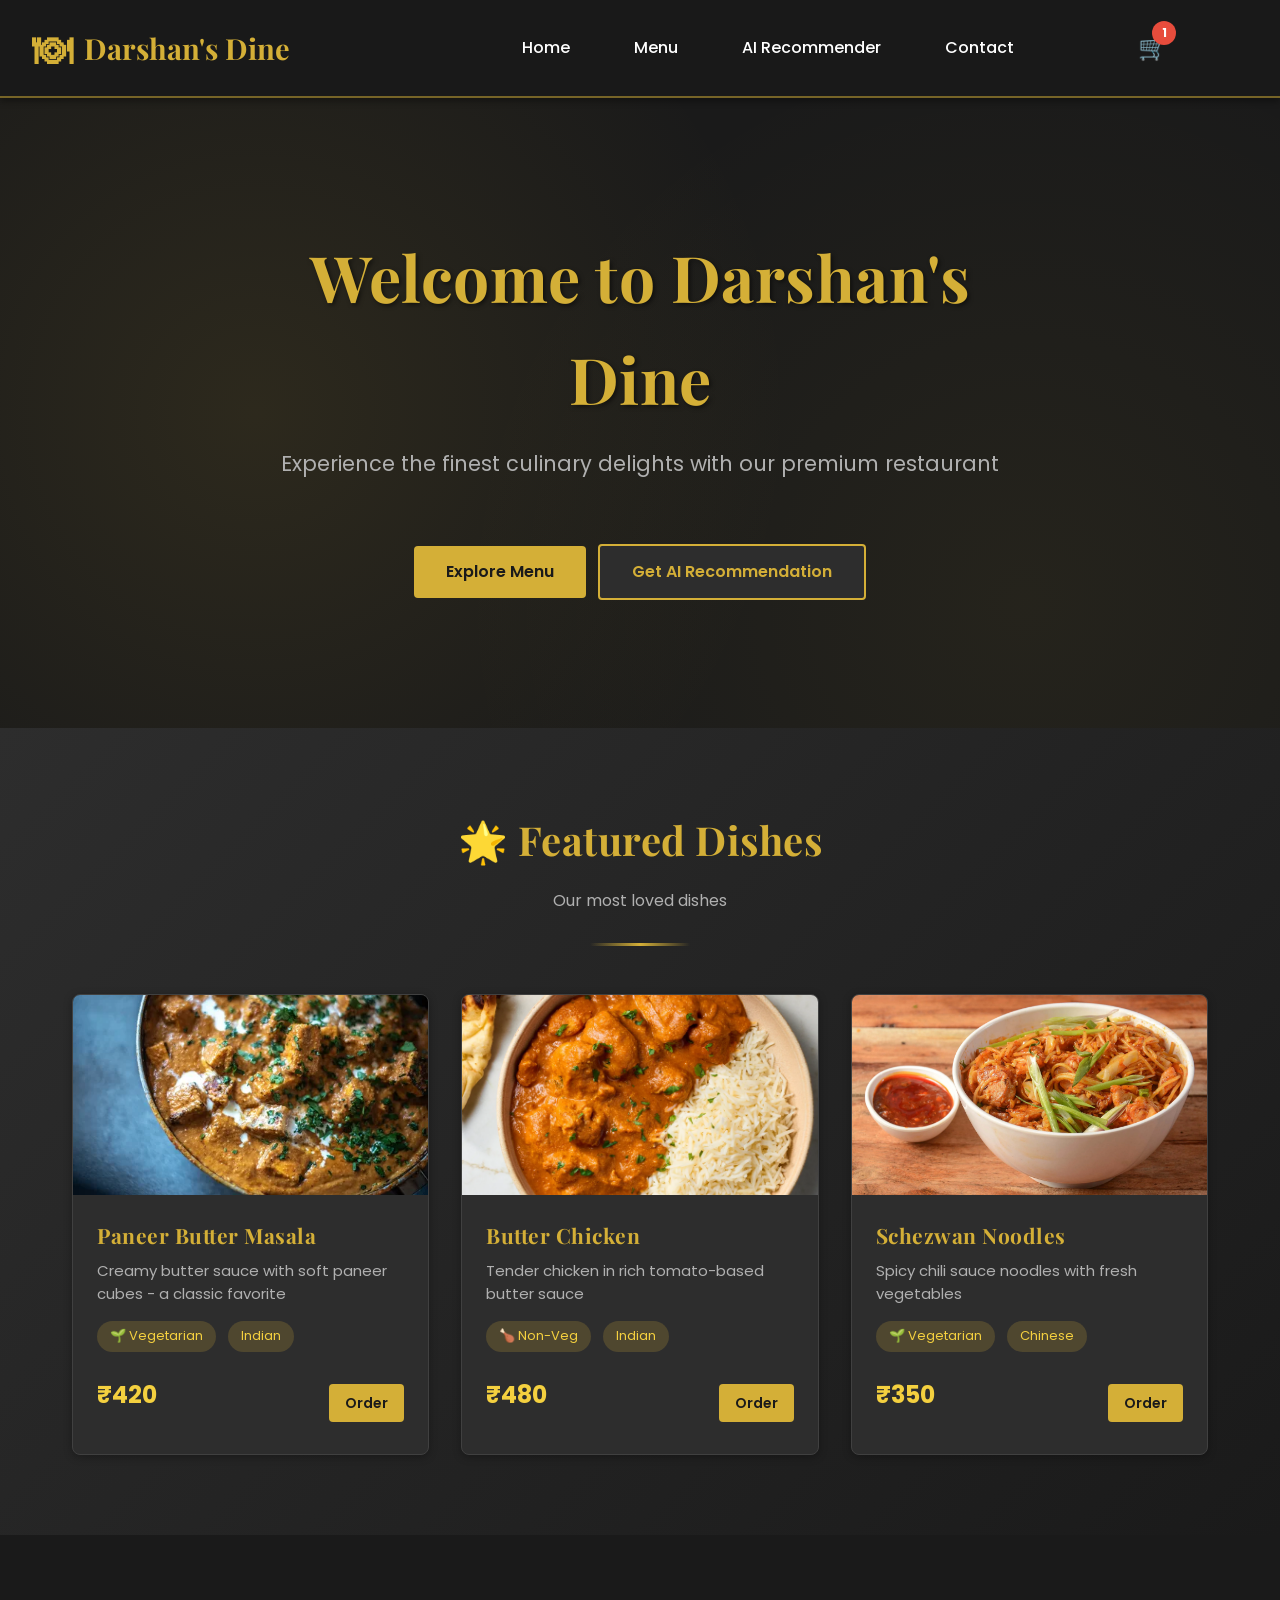
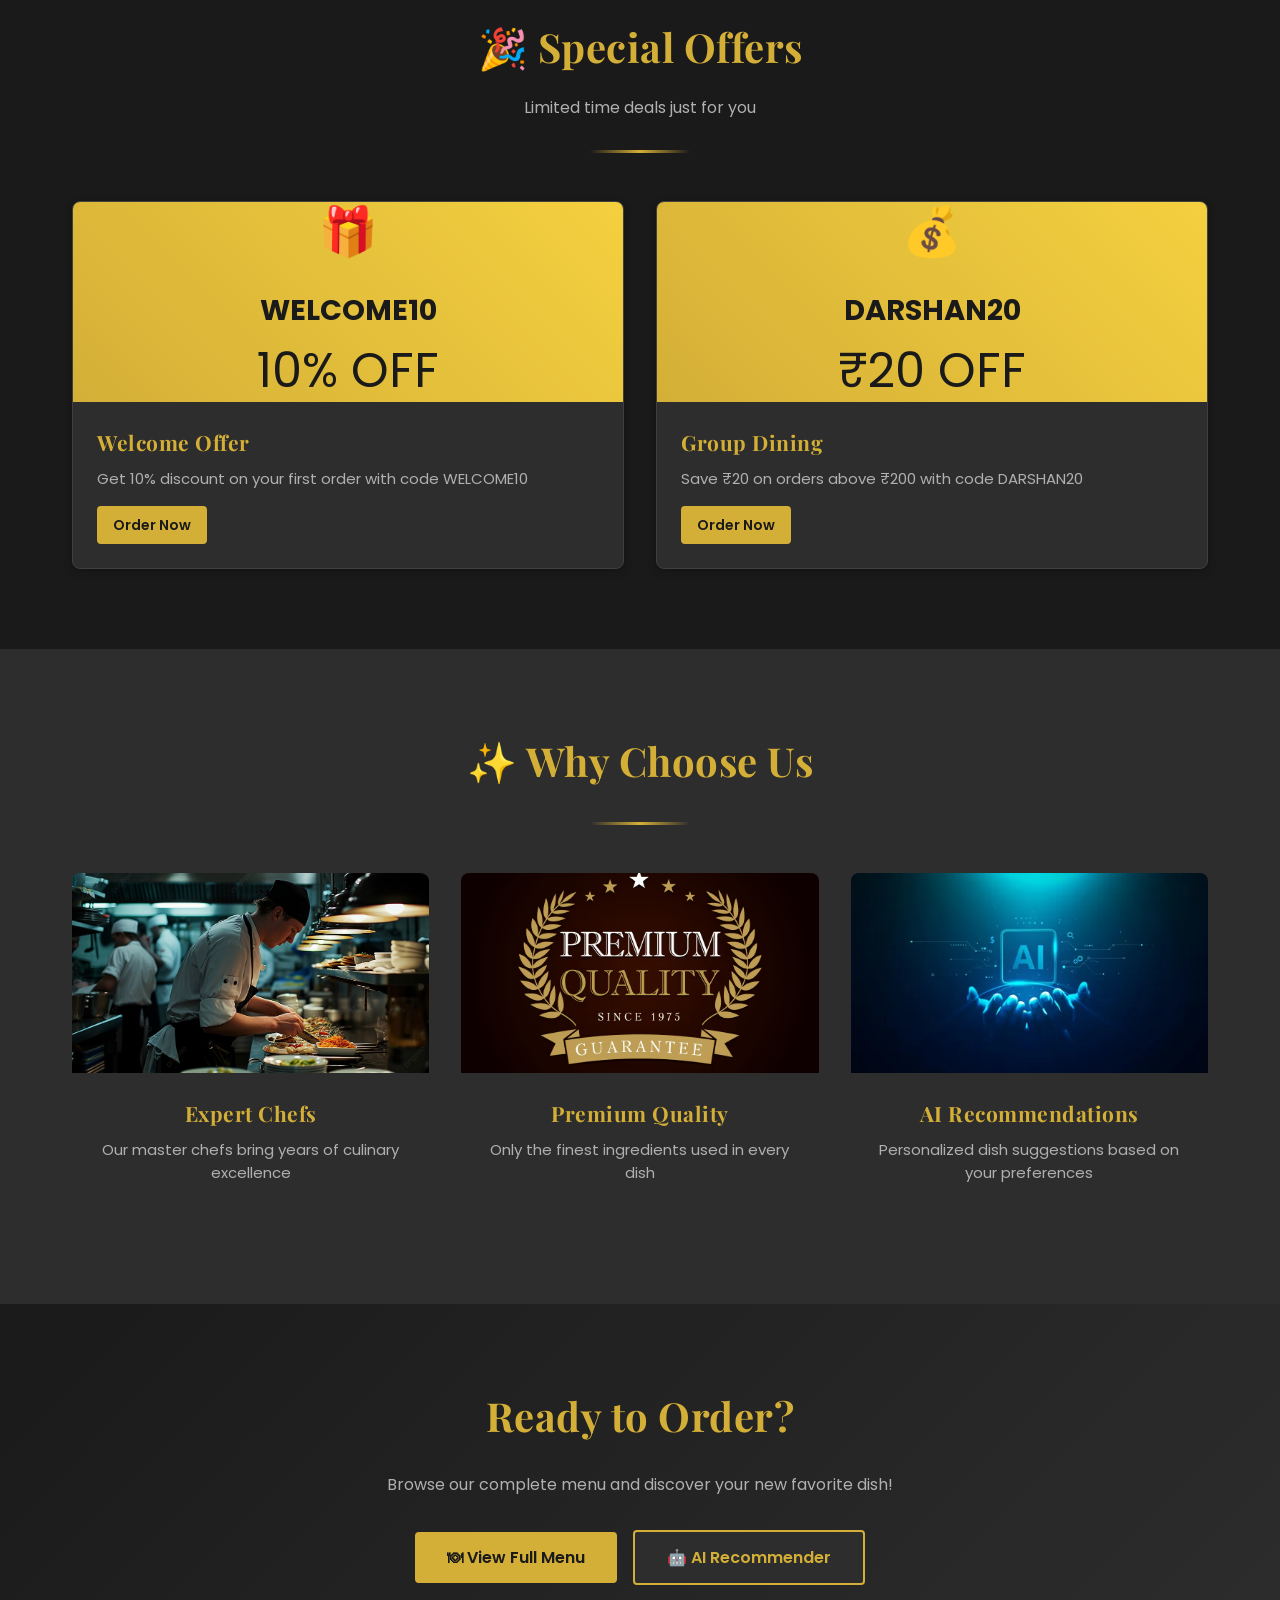
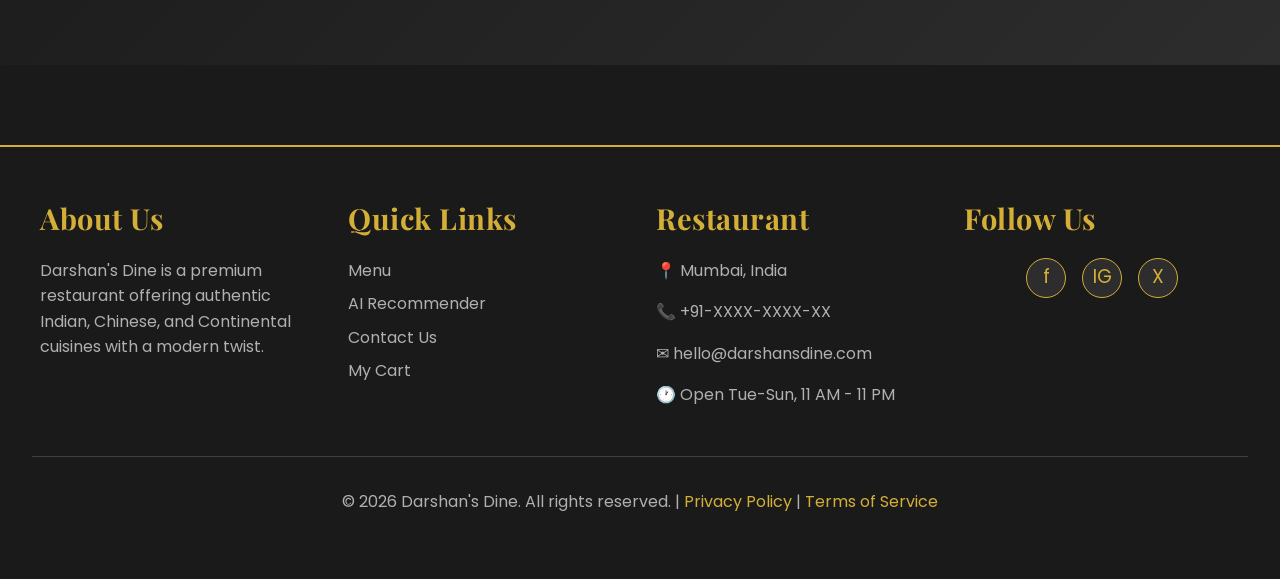
<file: index.html>
﻿<!DOCTYPE html>
<html lang="en">

<head>
  <meta charset="UTF-8">
  <meta name="viewport" content="width=device-width, initial-scale=1.0">
  <title>Darshan's Dine - Premium Restaurant</title>
  <link href="https://fonts.googleapis.com/css2?family=Playfair+Display:wght@700&family=Poppins:wght@400;500;600;700&display=swap" rel="stylesheet">
  <link rel="stylesheet" href="style.css">
  <link rel="stylesheet" href="responsive.css">
</head>

<body>
  <nav>
    <div class="navbar-container">
      <a href="index.html" class="logo">
        <span class="logo-icon">&#x1F37D;</span>
        <span>Darshan's Dine</span>
      </a>

      <input class="menu-toggle" id="menu-toggle" type="checkbox" aria-label="Toggle navigation menu">
      <label class="hamburger" for="menu-toggle" aria-hidden="true">
        <span></span>
        <span></span>
        <span></span>
      </label>

      <ul class="nav-links">
        <li><a href="index.html" class="active">Home</a></li>
        <li><a href="menu.html">Menu</a></li>
        <li><a href="ai-recommend.html">AI Recommender</a></li>
        <li><a href="contact.html">Contact</a></li>
      </ul>

      <div class="nav-icons">
        <a href="cart.html" class="nav-icon" title="Shopping Cart">
          &#x1F6D2;
          <span class="cart-count">1</span>
        </a>
      </div>
    </div>
  </nav>

  <section class="hero">
    <div class="hero-content">
      <h1>Welcome to Darshan's Dine</h1>
      <p>Experience the finest culinary delights with our premium restaurant</p>
      <div class="hero-actions mt-4">
        <a href="menu.html" class="btn btn-primary">Explore Menu</a>
        <a href="ai-recommend.html" class="btn btn-secondary">Get AI Recommendation</a>
      </div>
    </div>
  </section>

  <section class="featured section">
    <div class="container">
      <div class="section-title">
        <h2>&#x1F31F; Featured Dishes</h2>
        <p>Our most loved dishes</p>
      </div>

      <div class="featured-grid">
        <div class="card animate-up">
          <div class="card-image">
            <img src="images/paneer-butter-masala.webp" alt="Paneer Butter Masala"></div>
          <div class="card-content">
            <h3 class="card-title">Paneer Butter Masala</h3>
            <p class="card-description">Creamy butter sauce with soft paneer cubes - a classic favorite</p>
            <div class="mb-2">
              <span class="card-badge">&#x1F331; Vegetarian</span>
              <span class="card-badge">Indian</span>
            </div>
            <div class="flex-between">
              <span class="card-price">&#8377;420</span>
              <a class="btn btn-primary btn-small" href="menu.html">Order</a>
            </div>
          </div>
        </div>

        <div class="card animate-up">
          <div class="card-image">
            <img src="images/butter-chicken.webp" alt="Butter Chicken"></div>
          <div class="card-content">
            <h3 class="card-title">Butter Chicken</h3>
            <p class="card-description">Tender chicken in rich tomato-based butter sauce</p>
            <div class="mb-2">
              <span class="card-badge">&#x1F357; Non-Veg</span>
              <span class="card-badge">Indian</span>
            </div>
            <div class="flex-between">
              <span class="card-price">&#8377;480</span>
              <a class="btn btn-primary btn-small" href="menu.html">Order</a>
            </div>
          </div>
        </div>

        <div class="card animate-up">
          <div class="card-image">
            <img src="images/schezwan-noodles.webp" alt="Schezwan Noodles"></div>
          <div class="card-content">
            <h3 class="card-title">Schezwan Noodles</h3>
            <p class="card-description">Spicy chili sauce noodles with fresh vegetables</p>
            <div class="mb-2">
              <span class="card-badge">&#x1F331; Vegetarian</span>
              <span class="card-badge">Chinese</span>
            </div>
            <div class="flex-between">
              <span class="card-price">&#8377;350</span>
              <a class="btn btn-primary btn-small" href="menu.html">Order</a>
            </div>
          </div>
        </div>
      </div>
    </div>
  </section>

  <section class="section">
    <div class="container">
      <div class="section-title">
        <h2>&#x1F389; Special Offers</h2>
        <p>Limited time deals just for you</p>
      </div>

      <div class="grid grid-2">
        <div class="card">
          <div class="card-image offer-card-image">
            <div class="offer-icon">&#x1F381;</div>
            <div class="offer-code-wrap">
              <strong class="offer-code">WELCOME10</strong>
              <span>10% OFF</span>
            </div>
          </div>
          <div class="card-content">
            <h3 class="card-title">Welcome Offer</h3>
            <p class="card-description">Get 10% discount on your first order with code WELCOME10</p>
            <a href="menu.html" class="btn btn-primary btn-small">Order Now</a>
          </div>
        </div>

        <div class="card">
          <div class="card-image offer-card-image">
            <div class="offer-icon">&#x1F4B0;</div>
            <div class="offer-code-wrap">
              <strong class="offer-code">DARSHAN20</strong>
              <span>&#8377;20 OFF</span>
            </div>
          </div>
          <div class="card-content">
            <h3 class="card-title">Group Dining</h3>
            <p class="card-description">Save &#8377;20 on orders above &#8377;200 with code DARSHAN20</p>
            <a href="menu.html" class="btn btn-primary btn-small">Order Now</a>
          </div>
        </div>
      </div>
    </div>
  </section>

  <section class="section section-secondary">
    <div class="container">
      <div class="section-title">
        <h2>&#x2728; Why Choose Us</h2>
      </div>

      <div class="grid grid-3">
        <div class="card card-transparent">
          <div class="card-image reason-icon"><img src="images/expert_chefs.jpg" alt=""></div>
          <div class="card-content text-center">
            <h3 class="card-title">Expert Chefs</h3>
            <p class="card-description">Our master chefs bring years of culinary excellence</p>
          </div>
        </div>

        <div class="card card-transparent">
          <div class="card-image reason-icon"><img src="images/premium_quality.avif" alt=""></div>
          <div class="card-content text-center">
            <h3 class="card-title">Premium Quality</h3>
            <p class="card-description">Only the finest ingredients used in every dish</p>
          </div>
        </div>

        <div class="card card-transparent">
          <div class="card-image reason-icon"><img src="images/AI_Recommendations.webp" alt=""></div>
          <div class="card-content text-center">
            <h3 class="card-title">AI Recommendations</h3>
            <p class="card-description">Personalized dish suggestions based on your preferences</p>
          </div>
        </div>
      </div>
    </div>
  </section>

  <section class="section section-cta">
    <div class="container text-center">
      <h2 class="mb-3">Ready to Order?</h2>
      <p class="mb-4">Browse our complete menu and discover your new favorite dish!</p>
      <div class="flex-center gap-2 cta-actions">
        <a href="menu.html" class="btn btn-primary">&#x1F37D; View Full Menu</a>
        <a href="ai-recommend.html" class="btn btn-secondary">&#x1F916; AI Recommender</a>
      </div>
    </div>
  </section>

  <footer>
    <div class="footer-content">
      <div class="footer-section">
        <h3>About Us</h3>
        <p>Darshan's Dine is a premium restaurant offering authentic Indian, Chinese, and Continental cuisines with a
          modern twist.</p>
      </div>

      <div class="footer-section">
        <h3>Quick Links</h3>
        <ul>
          <li><a href="menu.html">Menu</a></li>
          <li><a href="ai-recommend.html">AI Recommender</a></li>
          <li><a href="contact.html">Contact Us</a></li>
          <li><a href="cart.html">My Cart</a></li>
        </ul>
      </div>

      <div class="footer-section">
        <h3>Restaurant</h3>
        <p>&#x1F4CD; Mumbai, India</p>
        <p>&#x1F4DE; +91-XXXX-XXXX-XX</p>
        <p>&#x2709; hello@darshansdine.com</p>
        <p>&#x1F550; Open Tue-Sun, 11 AM - 11 PM</p>
      </div>

      <div class="footer-section">
        <h3>Follow Us</h3>
        <div class="social-links">
          <a href="#" class="social-icon" title="Facebook">f</a>
          <a href="#" class="social-icon" title="Instagram">IG</a>
          <a href="#" class="social-icon" title="Twitter">X</a>
        </div>
      </div>
    </div>

    <div class="footer-bottom">
      <p>&copy; 2026 Darshan's Dine. All rights reserved. | <a href="#">Privacy Policy</a> | <a href="#">Terms of
          Service</a></p>
    </div>
  </footer>
</body>

</html>
</file>
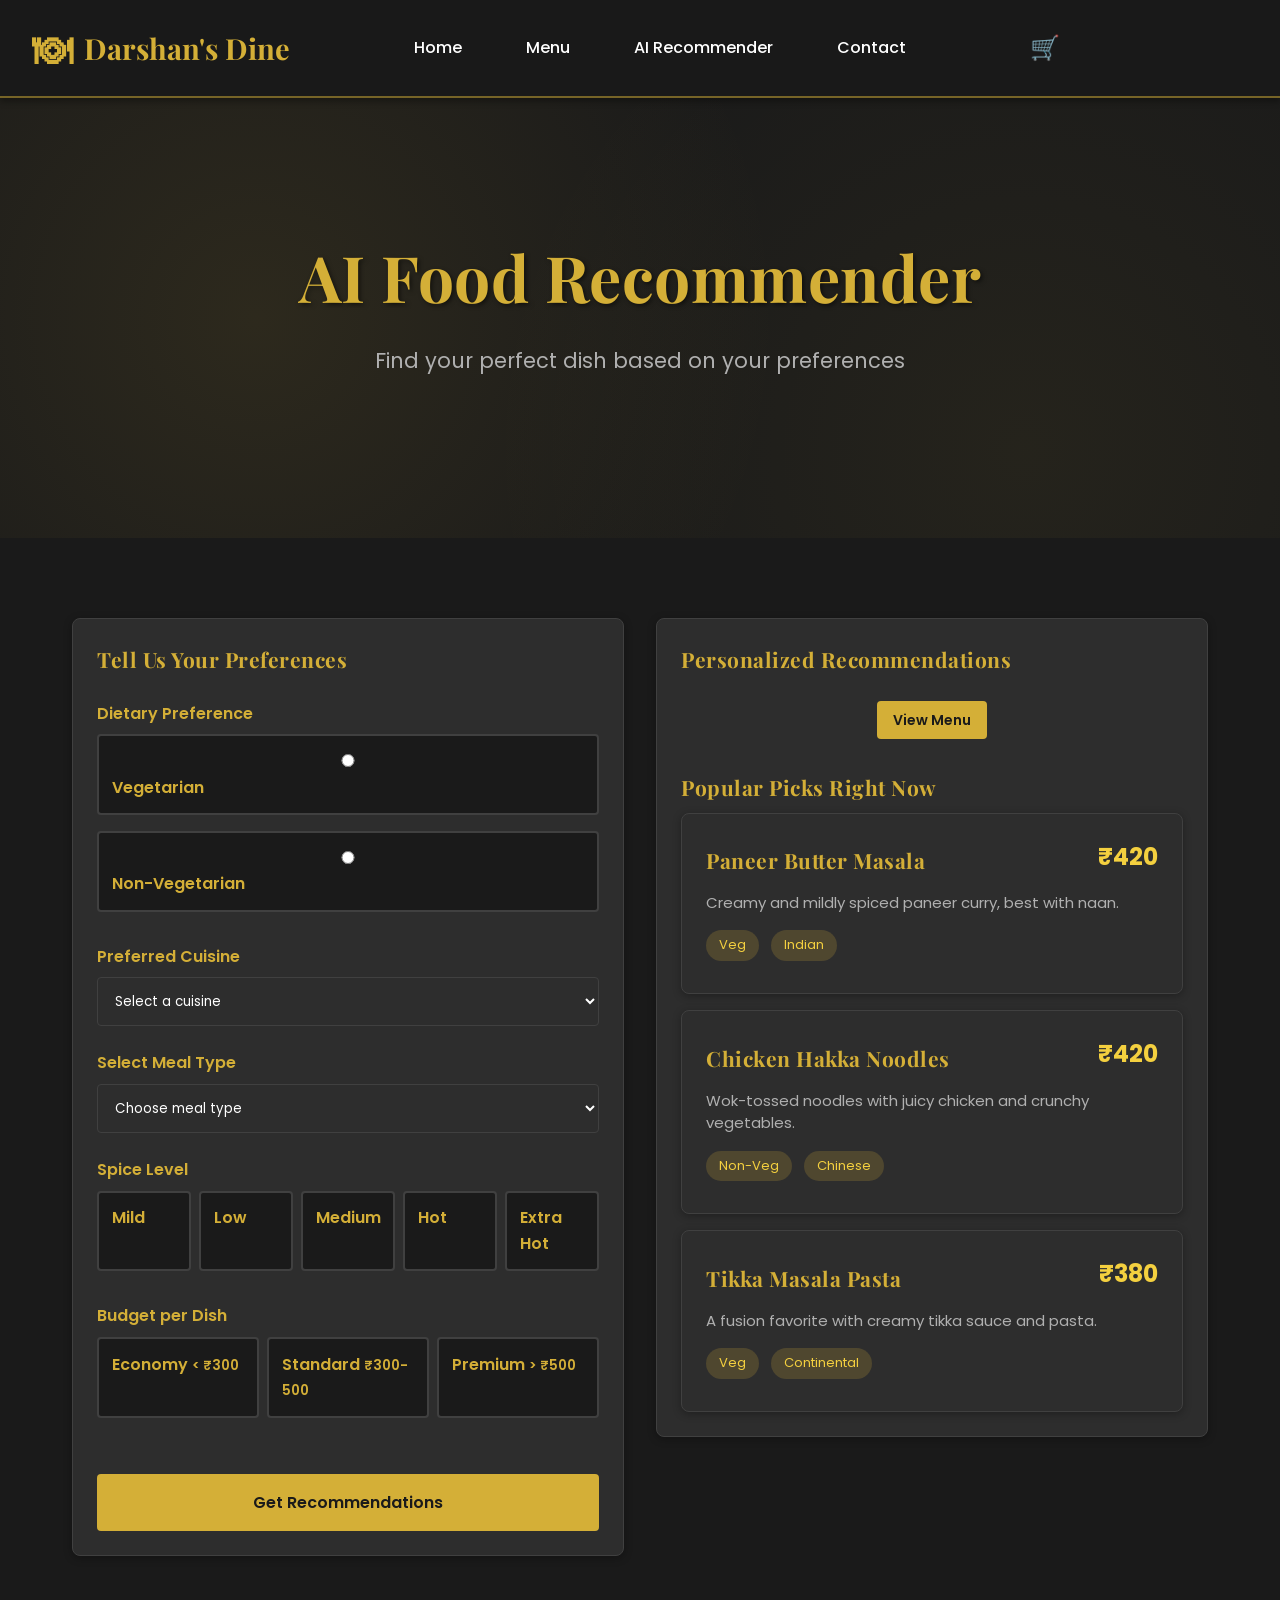
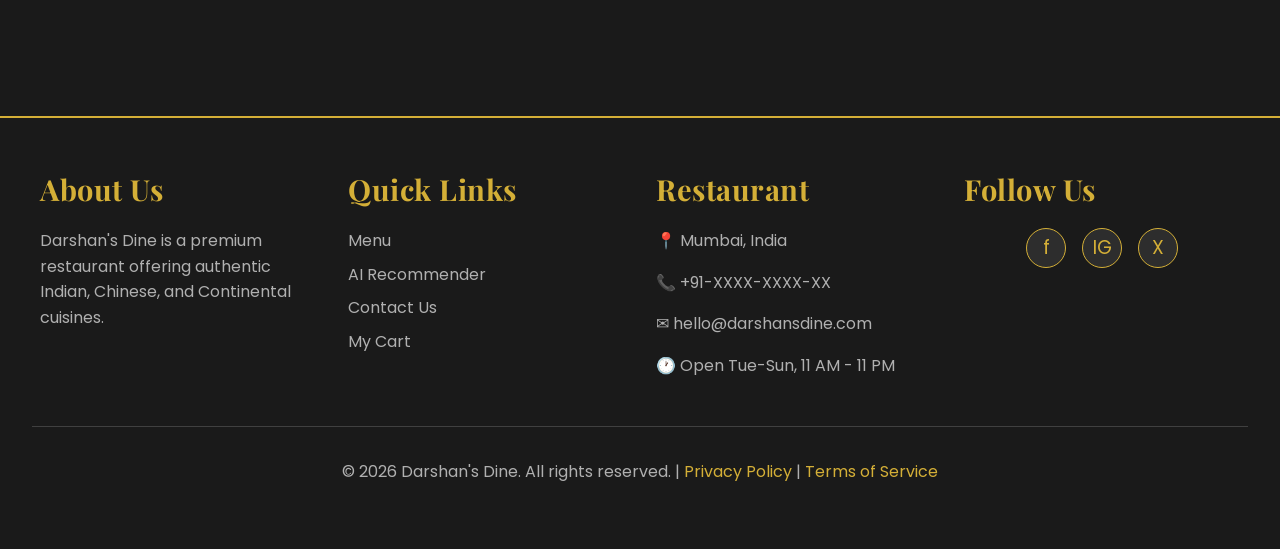
<file: ai-recommend.html>
﻿<!DOCTYPE html>
<html lang="en">
<head>
  <meta charset="UTF-8">
  <meta name="viewport" content="width=device-width, initial-scale=1.0">
  <title>AI Food Recommender - Darshan's Dine</title>
  <link href="https://fonts.googleapis.com/css2?family=Playfair+Display:wght@700&family=Poppins:wght@400;500;600;700&display=swap" rel="stylesheet">
  <link rel="stylesheet" href="style.css">
  <link rel="stylesheet" href="responsive.css">
</head>
<body>
  <!-- Navigation Bar -->
  <nav>
    <div class="navbar-container">
      <a href="index.html" class="logo">
        <span class="logo-icon">&#x1F37D;</span>
        <span>Darshan's Dine</span>
      </a>

      <ul class="nav-links">
        <li><a href="index.html">Home</a></li>
        <li><a href="menu.html">Menu</a></li>
        <li><a href="ai-recommend.html" class="active">AI Recommender</a></li>
        <li><a href="contact.html">Contact</a></li>
      </ul>

      <div class="nav-icons">
        <a href="cart.html" class="nav-icon" title="Shopping Cart">&#x1F6D2; <span class="cart-count cart-count-hidden">0</span>
        </a>
      </div>

      <div class="hamburger">
        <span></span>
        <span></span>
        <span></span>
      </div>
    </div>
  </nav>

  <!-- Hero Section -->
  <section class="hero">
    <div class="hero-content">
      <h1>AI Food Recommender</h1>
      <p>Find your perfect dish based on your preferences</p>
    </div>
  </section>

  <!-- Recommendation Content -->
  <section class="section">
    <div class="container">
      <div class="grid grid-2">
        <!-- Preference Form -->
        <div>
          <div class="card">
            <div class="card-content">
              <h3 class="card-title mb-3">Tell Us Your Preferences</h3>

              <form id="recommendationForm">
                <!-- Veg/Non-Veg Selection -->
                <div class="form-group">
                  <label>Dietary Preference</label>
                  <div class="option-grid">
                    <label class="choice-card">
                      <input type="radio" name="vegType" value="veg" class="choice-input">
                      <span>Vegetarian</span>
                    </label>
                    <label class="choice-card">
                      <input type="radio" name="vegType" value="nonveg" class="choice-input">
                      <span>Non-Vegetarian</span>
                    </label>
                  </div>
                </div>

                <!-- Cuisine Selection -->
                <div class="form-group">
                  <label>Preferred Cuisine</label>
                  <select id="cuisine" required class="select-primary">
                    <option value="">Select a cuisine</option>
                    <option value="Indian">Indian</option>
                    <option value="Chinese">Chinese</option>
                    <option value="Continental">Continental</option>
                  </select>
                </div>

                <div class="form-group">
                  <label>Select Meal Type</label>
                  <select id="mealType" class="select-primary">
                    <option value="">Choose meal type</option>
                    <option value="quick-bites">Quick Bites</option>
                    <option value="family-dinner">Family Dinner</option>
                    <option value="party-order">Party Order</option>
                    <option value="light-meal">Light Meal</option>
                  </select>
                </div>

                <!-- Spice Level Selection -->
                <div class="form-group">
                  <label>Spice Level</label>
                  <div class="option-grid spicy-grid">
                    <label class="choice-card choice-card-center">
                      <input type="radio" name="spicy" value="1" class="choice-input-hidden">
                      <span>Mild</span>
                    </label>
                    <label class="choice-card choice-card-center">
                      <input type="radio" name="spicy" value="2" class="choice-input-hidden">
                      <span>Low</span>
                    </label>
                    <label class="choice-card choice-card-center">
                      <input type="radio" name="spicy" value="3" class="choice-input-hidden">
                      <span>Medium</span>
                    </label>
                    <label class="choice-card choice-card-center">
                      <input type="radio" name="spicy" value="4" class="choice-input-hidden">
                      <span>Hot</span>
                    </label>
                    <label class="choice-card choice-card-center">
                      <input type="radio" name="spicy" value="5" class="choice-input-hidden">
                      <span>Extra Hot</span>
                    </label>
                  </div>
                </div>

                <!-- Budget Selection -->
                <div class="form-group">
                  <label>Budget per Dish</label>
                  <div class="option-grid budget-grid">
                    <label class="choice-card choice-card-center choice-card-column">
                      <input type="radio" name="budget" value="300" class="choice-input-hidden">
                      <span>Economy</span>
                      <small>&lt; &#8377;300</small>
                    </label>
                    <label class="choice-card choice-card-center choice-card-column">
                      <input type="radio" name="budget" value="500" class="choice-input-hidden">
                      <span>Standard</span>
                      <small>&#8377;300-500</small>
                    </label>
                    <label class="choice-card choice-card-center choice-card-column">
                      <input type="radio" name="budget" value="1000" class="choice-input-hidden">
                      <span>Premium</span>
                      <small>&gt; &#8377;500</small>
                    </label>
                  </div>
                </div>

                <button type="submit" class="btn btn-primary btn-full mt-3">Get Recommendations</button>
              </form>
            </div>
          </div>
        </div>

        <!-- Recommendations Display -->
        <div>
          <div class="card">
            <div class="card-content">
              <h3 class="card-title mb-3">Personalized Recommendations</h3>
              <div id="recommendationResults">
                <!-- <p class="text-secondary text-center pad-2">
                  JavaScript-free mode: browse the full menu to pick dishes manually.
                </p> -->
                <div class="text-center">
                  <a href="menu.html" class="btn btn-primary btn-small">View Menu</a>
                </div>

                <div class="mt-4">
                  <h4 class="card-title">Popular Picks Right Now</h4>

                  <div class="card mb-2">
                    <div class="card-content">
                      <div class="flex-between">
                        <h5 class="card-title">Paneer Butter Masala</h5>
                        <span class="card-price">&#8377;420</span>
                      </div>
                      <p class="card-description">Creamy and mildly spiced paneer curry, best with naan.</p>
                      <span class="card-badge">Veg</span>
                      <span class="card-badge">Indian</span>
                    </div>
                  </div>

                  <div class="card mb-2">
                    <div class="card-content">
                      <div class="flex-between">
                        <h5 class="card-title">Chicken Hakka Noodles</h5>
                        <span class="card-price">&#8377;420</span>
                      </div>
                      <p class="card-description">Wok-tossed noodles with juicy chicken and crunchy vegetables.</p>
                      <span class="card-badge">Non-Veg</span>
                      <span class="card-badge">Chinese</span>
                    </div>
                  </div>

                  <div class="card">
                    <div class="card-content">
                      <div class="flex-between">
                        <h5 class="card-title">Tikka Masala Pasta</h5>
                        <span class="card-price">&#8377;380</span>
                      </div>
                      <p class="card-description">A fusion favorite with creamy tikka sauce and pasta.</p>
                      <span class="card-badge">Veg</span>
                      <span class="card-badge">Continental</span>
                    </div>
                  </div>
                </div>
              </div>
            </div>
          </div>
        </div>
      </div>
    </div>
  </section>

  <!-- Footer -->
  <footer>
    <div class="footer-content">
      <div class="footer-section">
        <h3>About Us</h3>
        <p>Darshan's Dine is a premium restaurant offering authentic Indian, Chinese, and Continental cuisines.</p>
      </div>

      <div class="footer-section">
        <h3>Quick Links</h3>
        <ul>
          <li><a href="menu.html">Menu</a></li>
          <li><a href="ai-recommend.html">AI Recommender</a></li>
          <li><a href="contact.html">Contact Us</a></li>
          <li><a href="cart.html">My Cart</a></li>
        </ul>
      </div>

      <div class="footer-section">
        <h3>Restaurant</h3>
        <p>&#x1F4CD; Mumbai, India</p>
        <p>&#x1F4DE; +91-XXXX-XXXX-XX</p>
        <p>&#x2709; hello@darshansdine.com</p>
        <p>&#x1F550; Open Tue-Sun, 11 AM - 11 PM</p>
      </div>

      <div class="footer-section">
        <h3>Follow Us</h3>
        <div class="social-links">
          <a href="#" class="social-icon" title="Facebook">f</a>
          <a href="#" class="social-icon" title="Instagram">IG</a>
          <a href="#" class="social-icon" title="Twitter">X</a>
        </div>
      </div>
    </div>

    <div class="footer-bottom">
      <p>&copy; 2026 Darshan's Dine. All rights reserved. | <a href="#">Privacy Policy</a> | <a href="#">Terms of Service</a></p>
    </div>
  </footer>

  <!-- Scripts -->


</body>
</html>
</file>
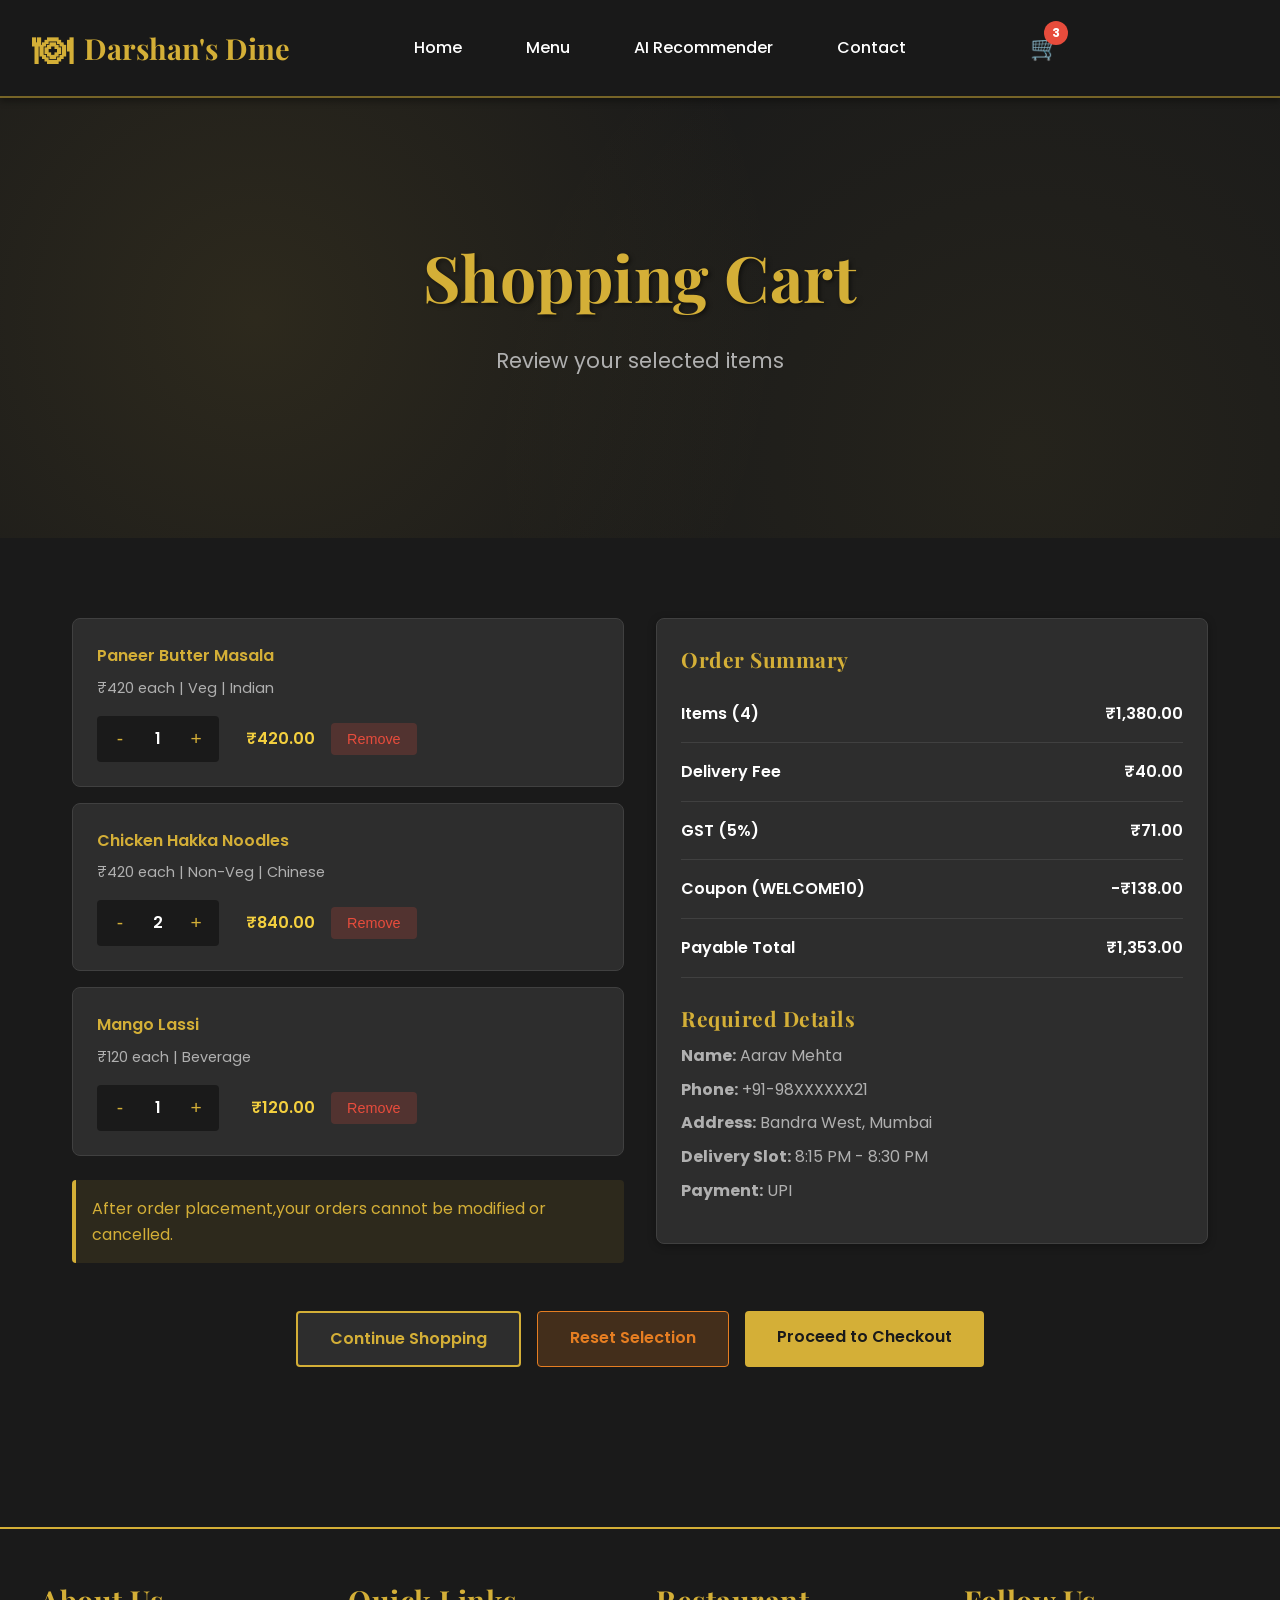
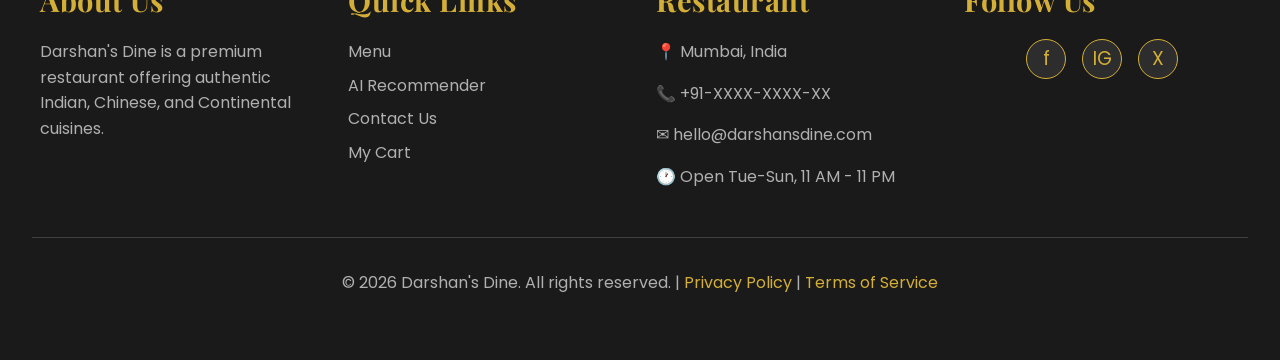
<file: cart.html>
﻿<!DOCTYPE html>
<html lang="en">
<head>
  <meta charset="UTF-8">
  <meta name="viewport" content="width=device-width, initial-scale=1.0">
  <title>Shopping Cart - Darshan's Dine</title>
  <link href="https://fonts.googleapis.com/css2?family=Playfair+Display:wght@700&family=Poppins:wght@400;500;600;700&display=swap" rel="stylesheet">
  <link rel="stylesheet" href="style.css">
  <link rel="stylesheet" href="responsive.css">
</head>
<body>
  <!-- Navigation Bar -->
  <nav>
    <div class="navbar-container">
      <a href="index.html" class="logo">
        <span class="logo-icon">&#x1F37D;</span>
        <span>Darshan's Dine</span>
      </a>

      <ul class="nav-links">
        <li><a href="index.html">Home</a></li>
        <li><a href="menu.html">Menu</a></li>
        <li><a href="ai-recommend.html">AI Recommender</a></li>
        <li><a href="contact.html">Contact</a></li>
      </ul>

      <div class="nav-icons">
        <a href="cart.html" class="nav-icon" title="Shopping Cart">&#x1F6D2; <span class="cart-count">3</span>
        </a>
      </div>

      <div class="hamburger">
        <span></span>
        <span></span>
        <span></span>
      </div>
    </div>
  </nav>

  <!-- Hero Section -->
  <section class="hero">
    <div class="hero-content">
      <h1>Shopping Cart</h1>
      <p>Review your selected items</p>
    </div>
  </section>

  <!-- Cart Content -->
  <section class="section">
    <div class="container">
      <div class="grid grid-2">
        <!-- Cart Items -->
        <div>
          <div id="cartItems">
            <div class="cart-item">
              <div class="cart-item-info">
                <div class="cart-item-name">Paneer Butter Masala</div>
                <div class="cart-item-price">&#8377;420 each | Veg | Indian</div>
              </div>
              <div class="cart-item-controls">
                <div class="quantity-control">
                  <button type="button" aria-label="Decrease quantity" disabled>-</button>
                  <span class="quantity-value">1</span>
                  <button type="button" aria-label="Increase quantity" disabled>+</button>
                </div>
                <div class="cart-line-total-wrap">
                  <div class="cart-line-total">&#8377;420.00</div>
                </div>
                <button class="btn-remove" type="button" disabled>Remove</button>
              </div>
            </div>

            <div class="cart-item">
              <div class="cart-item-info">
                <div class="cart-item-name">Chicken Hakka Noodles</div>
                <div class="cart-item-price">&#8377;420 each | Non-Veg | Chinese</div>
              </div>
              <div class="cart-item-controls">
                <div class="quantity-control">
                  <button type="button" aria-label="Decrease quantity" disabled>-</button>
                  <span class="quantity-value">2</span>
                  <button type="button" aria-label="Increase quantity" disabled>+</button>
                </div>
                <div class="cart-line-total-wrap">
                  <div class="cart-line-total">&#8377;840.00</div>
                </div>
                <button class="btn-remove" type="button" disabled>Remove</button>
              </div>
            </div>

            <div class="cart-item">
              <div class="cart-item-info">
                <div class="cart-item-name">Mango Lassi</div>
                <div class="cart-item-price">&#8377;120 each | Beverage</div>
              </div>
              <div class="cart-item-controls">
                <div class="quantity-control">
                  <button type="button" aria-label="Decrease quantity" disabled>-</button>
                  <span class="quantity-value">1</span>
                  <button type="button" aria-label="Increase quantity" disabled>+</button>
                </div>
                <div class="cart-line-total-wrap">
                  <div class="cart-line-total">&#8377;120.00</div>
                </div>
                <button class="btn-remove" type="button" disabled>Remove</button>
              </div>
            </div>

            <div class="alert alert-info mt-3">
              After order placement,your orders cannot be modified or cancelled. 
            </div>
          </div>
        </div>

        <!-- Cart Summary -->
        <div>
          <div class="card">
            <div class="card-content">
              <h3 class="card-title">Order Summary</h3>
              <div id="cartSummary" class="min-h-300">
                <div class="cart-total-row">
                  <span>Items (4)</span>
                  <span>&#8377;1,380.00</span>
                </div>
                <div class="cart-total-row">
                  <span>Delivery Fee</span>
                  <span>&#8377;40.00</span>
                </div>
                <div class="cart-total-row">
                  <span>GST (5%)</span>
                  <span>&#8377;71.00</span>
                </div>
                <div class="cart-total-row">
                  <span>Coupon (WELCOME10)</span>
                  <span>-&#8377;138.00</span>
                </div>
                <div class="cart-total-row">
                  <span>Payable Total</span>
                  <span>&#8377;1,353.00</span>
                </div>

                <div class="mt-3">
                  <h4 class="card-title">Required Details</h4>
                  <p class="text-secondary mb-1"><strong>Name:</strong> Aarav Mehta</p>
                  <p class="text-secondary mb-1"><strong>Phone:</strong> +91-98XXXXXX21</p>
                  <p class="text-secondary mb-1"><strong>Address:</strong> Bandra West, Mumbai</p>
                  <p class="text-secondary mb-1"><strong>Delivery Slot:</strong> 8:15 PM - 8:30 PM</p>
                  <p class="text-secondary"><strong>Payment:</strong> UPI</p>
                </div>
              </div>
            </div>
          </div>
        </div>
      </div>

      <!-- Cart Actions -->
      <div class="mt-4 flex gap-2 wrap-center">
        <a href="menu.html" class="btn btn-secondary">Continue Shopping</a>
        <a href="menu.html" class="btn btn-warning">Reset Selection</a>
        <a href="checkout.html" class="btn btn-primary" id="checkoutBtn">Proceed to Checkout</a>
      </div>
    </div>
  </section>

  <!-- Footer -->
  <footer>
    <div class="footer-content">
      <div class="footer-section">
        <h3>About Us</h3>
        <p>Darshan's Dine is a premium restaurant offering authentic Indian, Chinese, and Continental cuisines.</p>
      </div>

      <div class="footer-section">
        <h3>Quick Links</h3>
        <ul>
          <li><a href="menu.html">Menu</a></li>
          <li><a href="ai-recommend.html">AI Recommender</a></li>
          <li><a href="contact.html">Contact Us</a></li>
          <li><a href="cart.html">My Cart</a></li>
        </ul>
      </div>

      <div class="footer-section">
        <h3>Restaurant</h3>
        <p>&#x1F4CD; Mumbai, India</p>
        <p>&#x1F4DE; +91-XXXX-XXXX-XX</p>
        <p>&#x2709; hello@darshansdine.com</p>
        <p>&#x1F550; Open Tue-Sun, 11 AM - 11 PM</p>
      </div>

      <div class="footer-section">
        <h3>Follow Us</h3>
        <div class="social-links">
          <a href="#" class="social-icon" title="Facebook">f</a>
          <a href="#" class="social-icon" title="Instagram">IG</a>
          <a href="#" class="social-icon" title="Twitter">X</a>
        </div>
      </div>
    </div>

    <div class="footer-bottom">
      <p>&copy; 2026 Darshan's Dine. All rights reserved. | <a href="#">Privacy Policy</a> | <a href="#">Terms of Service</a></p>
    </div>
  </footer>

  <!-- Add custom styles for cart page -->
<!-- Scripts -->


</body>
</html>
</file>
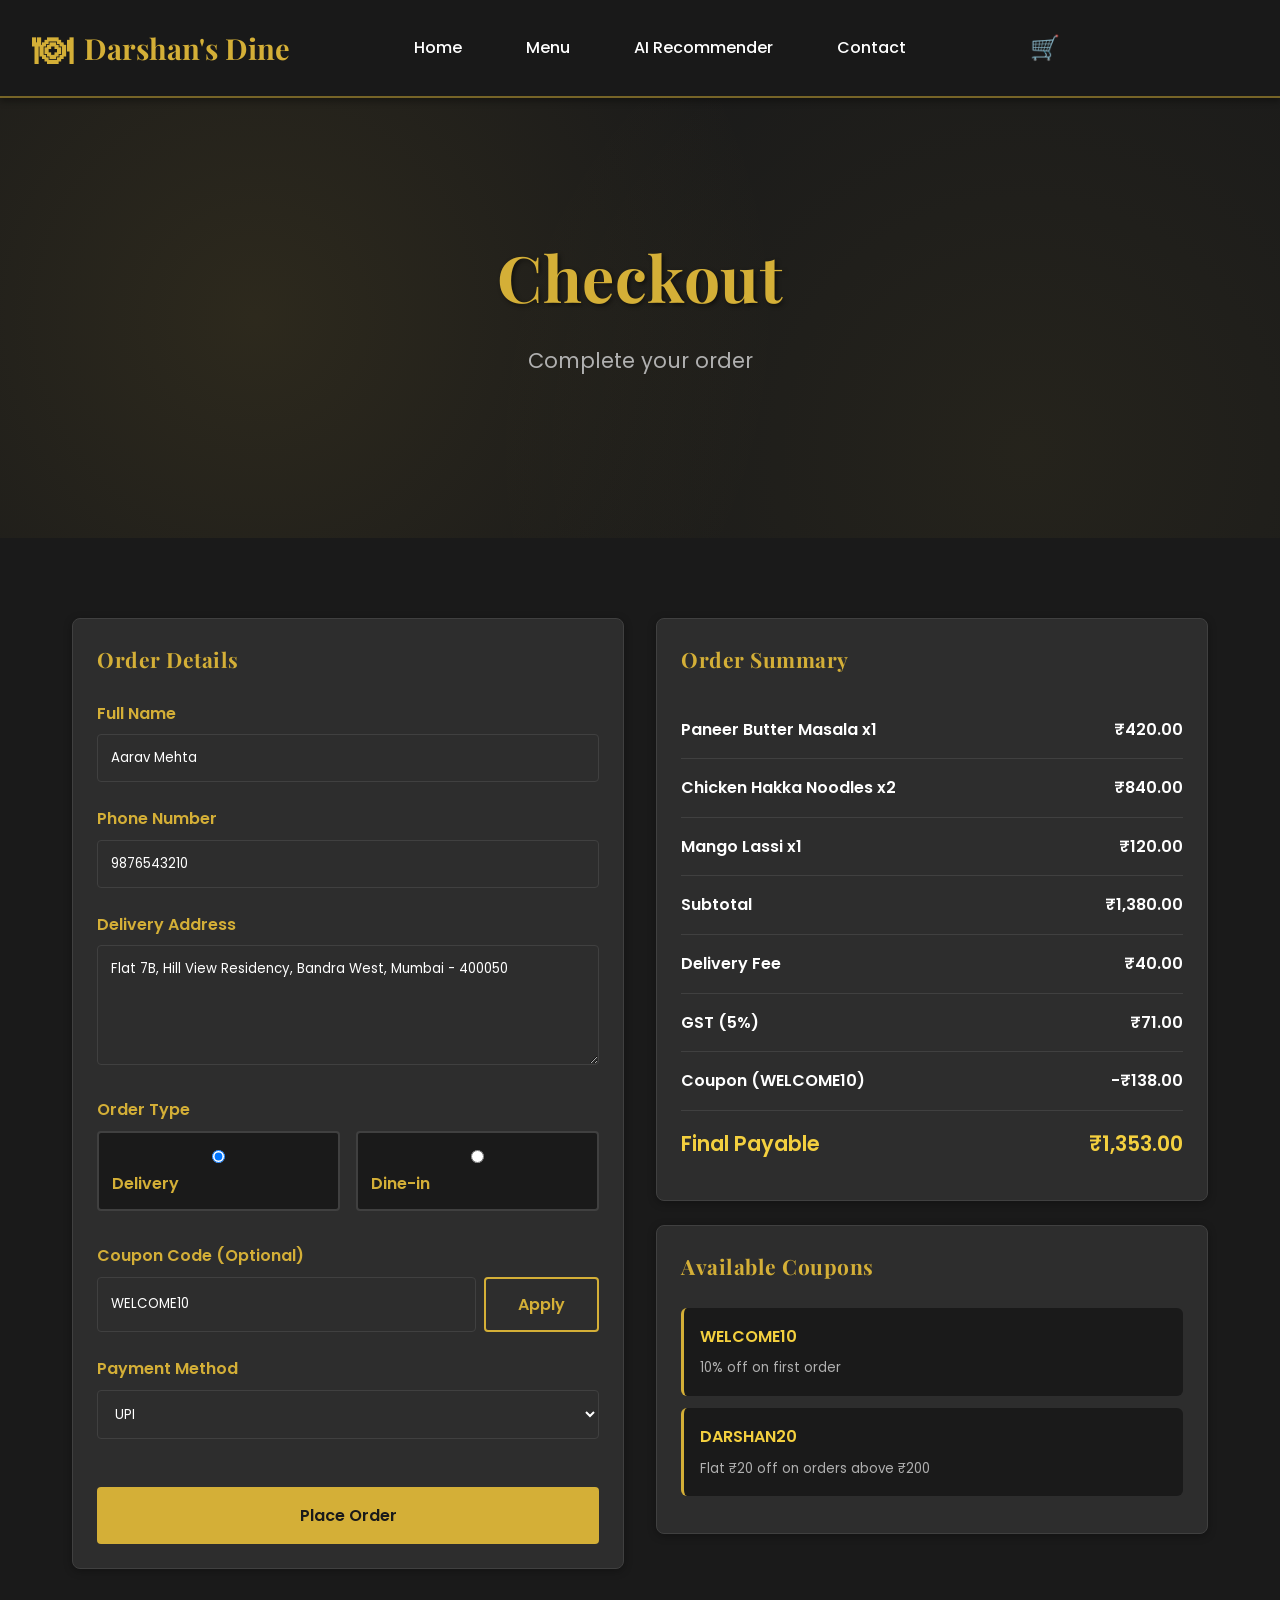
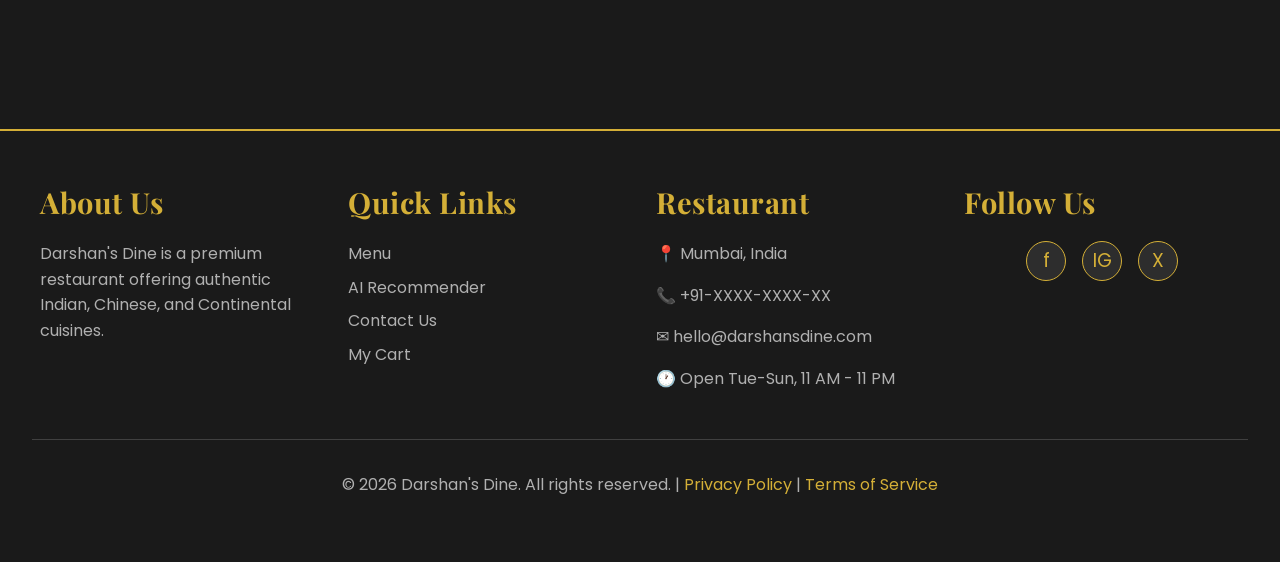
<file: checkout.html>
﻿<!DOCTYPE html>
<html lang="en">
<head>
  <meta charset="UTF-8">
  <meta name="viewport" content="width=device-width, initial-scale=1.0">
  <title>Checkout - Darshan's Dine</title>
  <link href="https://fonts.googleapis.com/css2?family=Playfair+Display:wght@700&family=Poppins:wght@400;500;600;700&display=swap" rel="stylesheet">
  <link rel="stylesheet" href="style.css">
  <link rel="stylesheet" href="responsive.css">
</head>
<body>
  <!-- Navigation Bar -->
  <nav>
    <div class="navbar-container">
      <a href="index.html" class="logo">
        <span class="logo-icon">&#x1F37D;</span>
        <span>Darshan's Dine</span>
      </a>

      <ul class="nav-links">
        <li><a href="index.html">Home</a></li>
        <li><a href="menu.html">Menu</a></li>
        <li><a href="ai-recommend.html">AI Recommender</a></li>
        <li><a href="contact.html">Contact</a></li>
      </ul>

      <div class="nav-icons">
        <a href="cart.html" class="nav-icon" title="Shopping Cart">&#x1F6D2; <span class="cart-count cart-count-hidden">0</span>
        </a>
      </div>

      <div class="hamburger">
        <span></span>
        <span></span>
        <span></span>
      </div>
    </div>
  </nav>

  <!-- Hero Section -->
  <section class="hero">
    <div class="hero-content">
      <h1>Checkout</h1>
      <p>Complete your order</p>
    </div>
  </section>

  <!-- Checkout Content -->
  <section class="section">
    <div class="container">
      <div class="grid grid-2">
        <!-- Checkout Form -->
        <div>
          <div class="card">
            <div class="card-content">
              <h3 class="card-title mb-3">Order Details</h3>

              <form id="checkoutForm">
                <!-- Customer Information -->
                <div class="form-group">
                  <label>Full Name</label>
                  <input type="text" id="customerName" required placeholder="Enter your name" value="Aarav Mehta">
                </div>

                <div class="form-group">
                  <label>Phone Number</label>
                  <input type="tel" id="phoneNumber" required placeholder="10 digit mobile number" pattern="[0-9]{10}" value="9876543210">
                </div>

                <div class="form-group">
                  <label>Delivery Address</label>
                  <textarea id="deliveryAddress" rows="3" placeholder="Enter delivery address">Flat 7B, Hill View Residency, Bandra West, Mumbai - 400050</textarea>
                </div>

                <!-- Order Type Selection -->
                <div class="form-group">
                  <label>Order Type</label>
                  <div class="option-grid two-col-grid">
                    <label class="choice-card choice-card-tight">
                      <input type="radio" name="orderType" value="Delivery" required class="choice-input" checked>
                      <span>Delivery</span>
                    </label>
                    <label class="choice-card choice-card-tight">
                      <input type="radio" name="orderType" value="Dine-in" required class="choice-input">
                      <span>Dine-in</span>
                    </label>
                  </div>
                </div>

                <!-- Table Number (for Dine-in) -->
                <div class="form-group cart-count-hidden" id="tableNumberGroup">
                  <label>Table Number</label>
                  <input type="number" id="tableNumber" min="1" max="100" placeholder="Enter table number">
                </div>

                <!-- Coupon Code -->
                <div class="form-group">
                  <label>Coupon Code (Optional)</label>
                  <div class="coupon-row">
                    <input type="text" id="couponInput" placeholder="Enter coupon code" class="flex-1" value="WELCOME10">
                    <button type="button" class="btn btn-secondary" disabled>Apply</button>
                  </div>
                </div>

                <div class="form-group">
                  <label>Payment Method</label>
                  <select id="paymentMethod" class="select-primary">
                    <option value="upi" selected>UPI</option>
                    <option value="card">Credit/Debit Card</option>
                    <option value="cash">Cash on Delivery</option>
                  </select>
                </div>

                <div id="appliedCouponMsg"></div>

                <button type="submit" class="btn btn-primary btn-full mt-3">Place Order</button>
                <!-- <p class="text-secondary mt-2">In JavaScript-free mode, this form is for preview only.</p> -->
              </form>
            </div>
          </div>
        </div>

        <!-- Order Summary -->
        <div>
          <div class="card">
            <div class="card-content">
              <h3 class="card-title mb-3">Order Summary</h3>
              <div id="orderSummaryContent">
                <div class="cart-total-row">
                  <span>Paneer Butter Masala x1</span>
                  <span>&#8377;420.00</span>
                </div>
                <div class="cart-total-row">
                  <span>Chicken Hakka Noodles x2</span>
                  <span>&#8377;840.00</span>
                </div>
                <div class="cart-total-row">
                  <span>Mango Lassi x1</span>
                  <span>&#8377;120.00</span>
                </div>
                <div class="cart-total-row">
                  <span>Subtotal</span>
                  <span>&#8377;1,380.00</span>
                </div>
                <div class="cart-total-row">
                  <span>Delivery Fee</span>
                  <span>&#8377;40.00</span>
                </div>
                <div class="cart-total-row">
                  <span>GST (5%)</span>
                  <span>&#8377;71.00</span>
                </div>
                <div class="cart-total-row">
                  <span>Coupon (WELCOME10)</span>
                  <span>-&#8377;138.00</span>
                </div>
                <div class="cart-total-row">
                  <span>Final Payable</span>
                  <span>&#8377;1,353.00</span>
                </div>

                <!-- <div class="alert alert-info mt-3">
                  Demo checkout: this page is populated with sample order data.
                </div> -->
              </div>
            </div>
          </div>

          <!-- Available Coupons -->
          <div class="card mt-3">
            <div class="card-content">
              <h3 class="card-title mb-3">Available Coupons</h3>
              <div id="availableCoupons">
                <div class="coupon-card">
                  <div class="coupon-card-code">WELCOME10</div>
                  <small class="coupon-card-desc">10% off on first order</small>
                </div>
                <div class="coupon-card">
                  <div class="coupon-card-code">DARSHAN20</div>
                  <small class="coupon-card-desc">Flat &#8377;20 off on orders above &#8377;200</small>
                </div>
              </div>
            </div>
          </div>
        </div>
      </div>
    </div>
  </section>

  <!-- Footer -->
  <footer>
    <div class="footer-content">
      <div class="footer-section">
        <h3>About Us</h3>
        <p>Darshan's Dine is a premium restaurant offering authentic Indian, Chinese, and Continental cuisines.</p>
      </div>

      <div class="footer-section">
        <h3>Quick Links</h3>
        <ul>
          <li><a href="menu.html">Menu</a></li>
          <li><a href="ai-recommend.html">AI Recommender</a></li>
          <li><a href="contact.html">Contact Us</a></li>
          <li><a href="cart.html">My Cart</a></li>
        </ul>
      </div>

      <div class="footer-section">
        <h3>Restaurant</h3>
        <p>&#x1F4CD; Mumbai, India</p>
        <p>&#x1F4DE; +91-XXXX-XXXX-XX</p>
        <p>&#x2709; hello@darshansdine.com</p>
        <p>&#x1F550; Open Tue-Sun, 11 AM - 11 PM</p>
      </div>

      <div class="footer-section">
        <h3>Follow Us</h3>
        <div class="social-links">
          <a href="#" class="social-icon" title="Facebook">f</a>
          <a href="#" class="social-icon" title="Instagram">IG</a>
          <a href="#" class="social-icon" title="Twitter">X</a>
        </div>
      </div>
    </div>

    <div class="footer-bottom">
      <p>&copy; 2026 Darshan's Dine. All rights reserved. | <a href="#">Privacy Policy</a> | <a href="#">Terms of Service</a></p>
    </div>
  </footer>

  <!-- Scripts -->




</body>
</html>
</file>
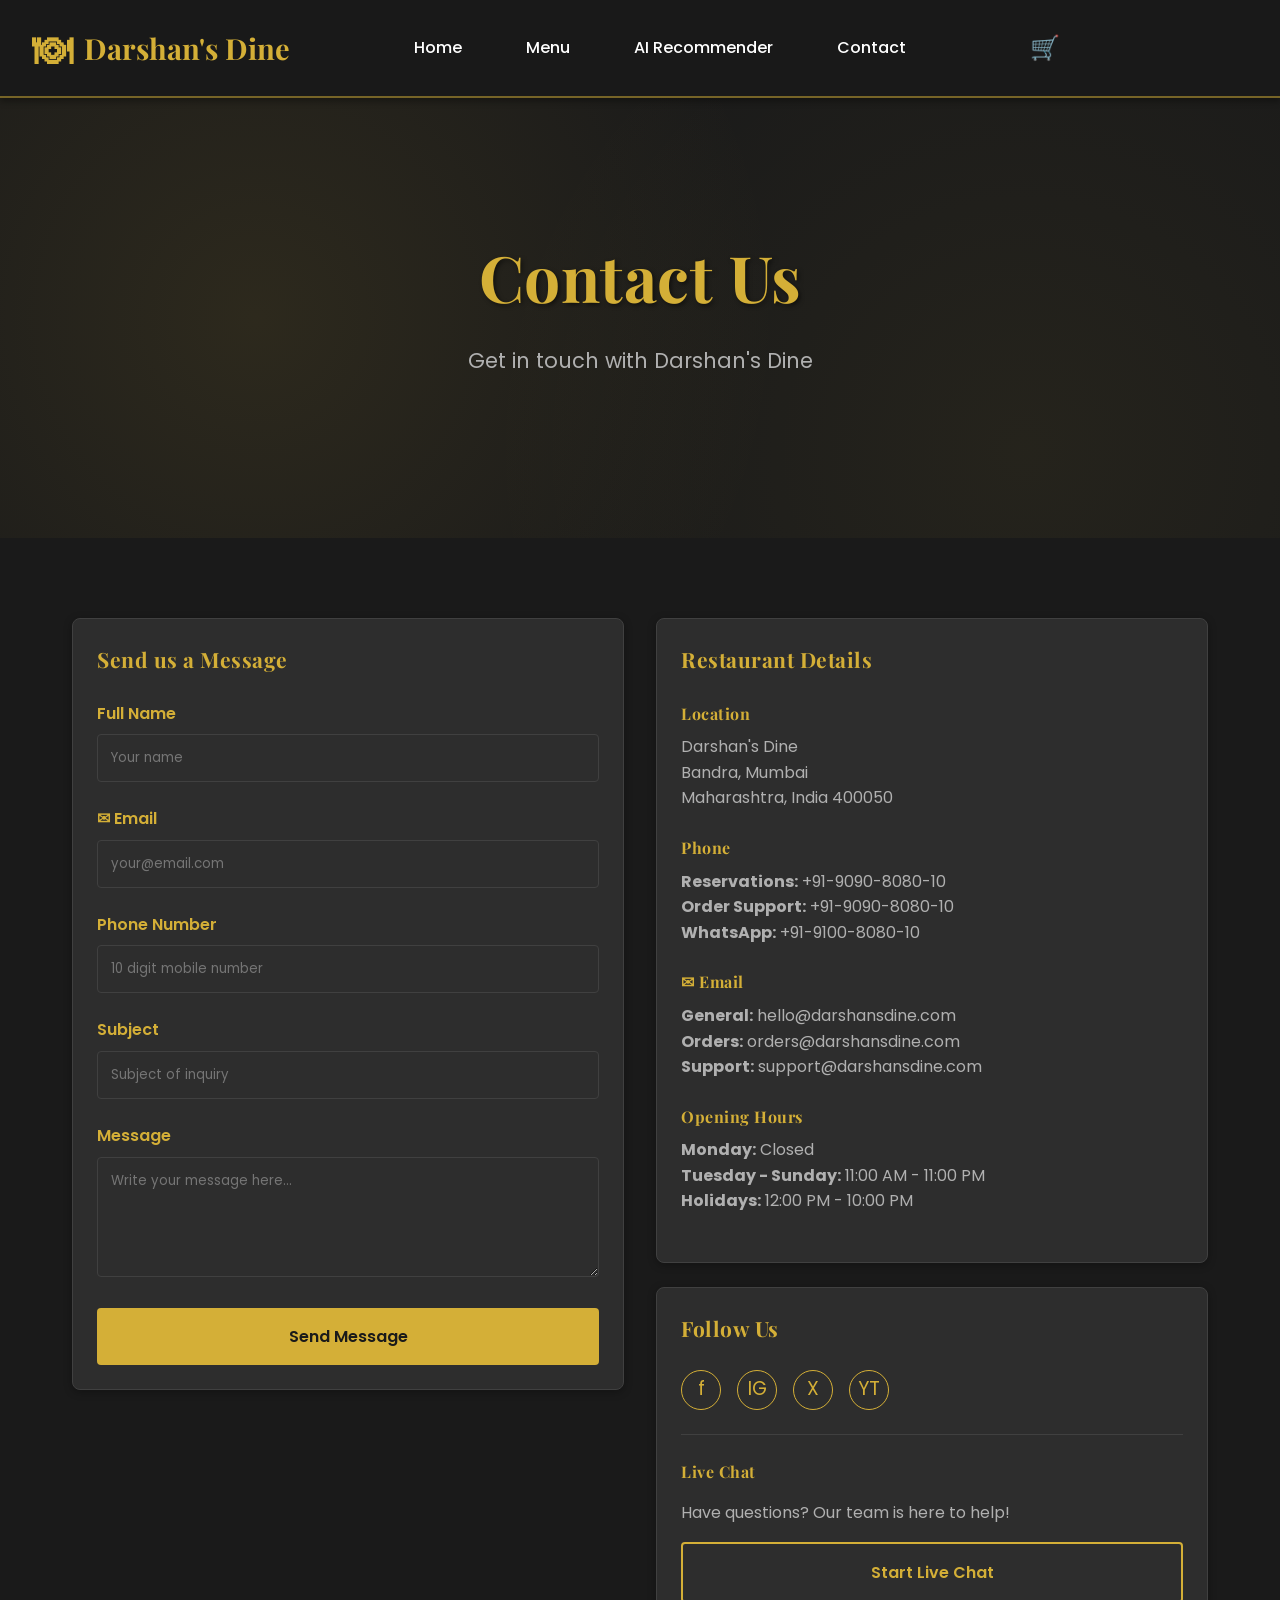
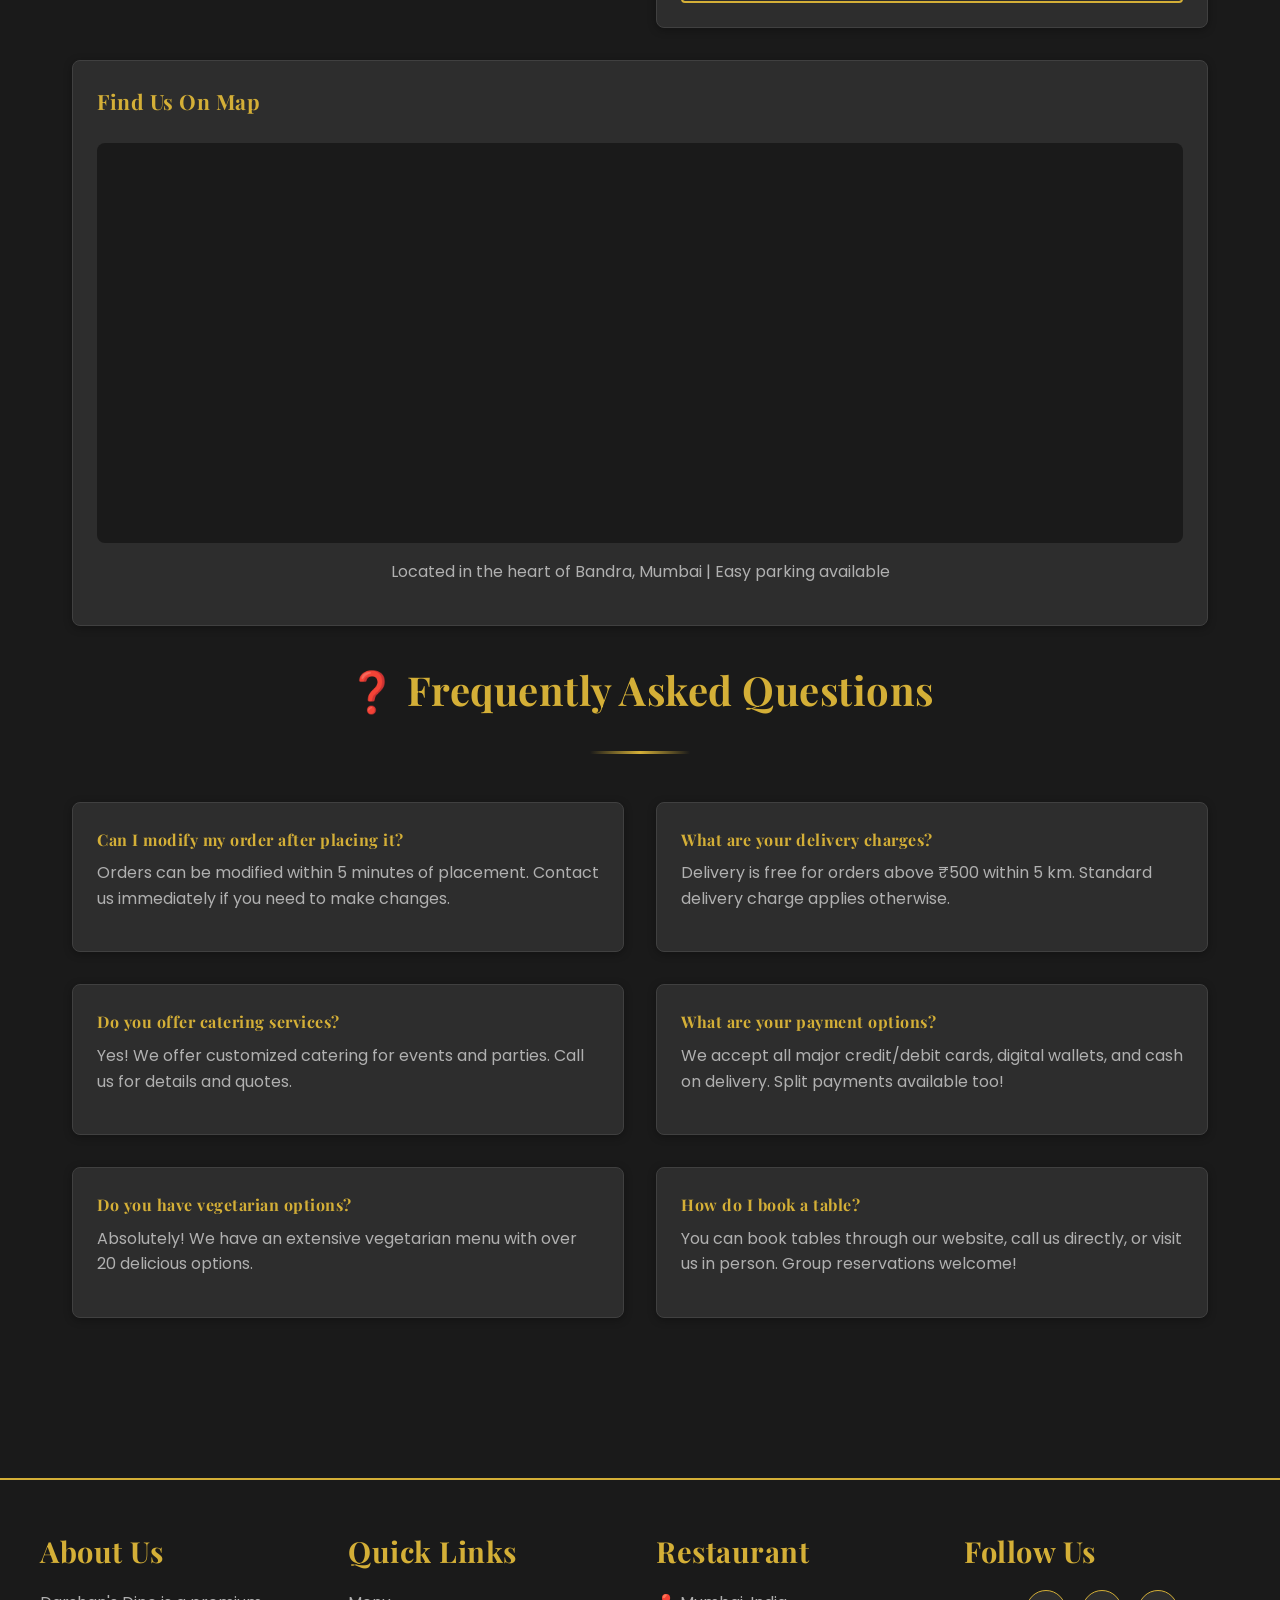
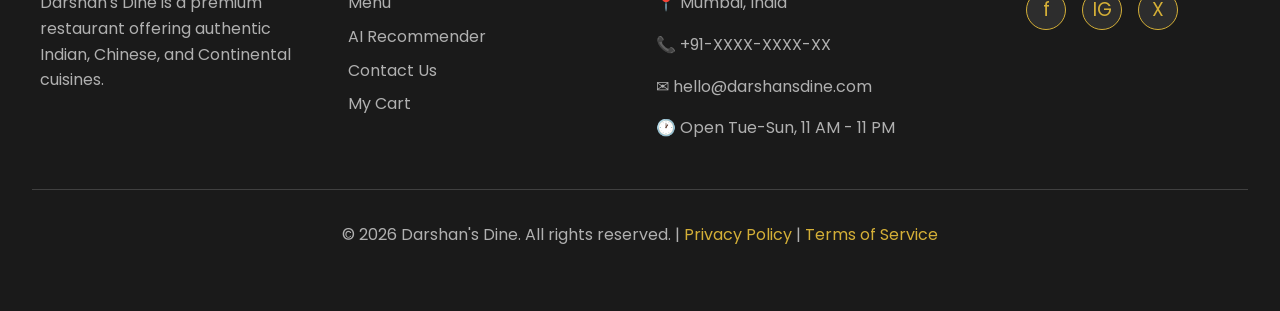
<file: contact.html>
﻿<!DOCTYPE html>
<html lang="en">
<head>
  <meta charset="UTF-8">
  <meta name="viewport" content="width=device-width, initial-scale=1.0">
  <title>Contact Us - Darshan's Dine</title>
  <link href="https://fonts.googleapis.com/css2?family=Playfair+Display:wght@700&family=Poppins:wght@400;500;600;700&display=swap" rel="stylesheet">
  <link rel="stylesheet" href="style.css">
  <link rel="stylesheet" href="responsive.css">
</head>
<body>
  <!-- Navigation Bar -->
  <nav>
    <div class="navbar-container">
      <a href="index.html" class="logo">
        <span class="logo-icon">&#x1F37D;</span>
        <span>Darshan's Dine</span>
      </a>

      <ul class="nav-links">
        <li><a href="index.html">Home</a></li>
        <li><a href="menu.html">Menu</a></li>
        <li><a href="ai-recommend.html">AI Recommender</a></li>
        <li><a href="contact.html" class="active">Contact</a></li>
      </ul>

      <div class="nav-icons">
        <a href="cart.html" class="nav-icon" title="Shopping Cart">&#x1F6D2; <span class="cart-count cart-count-hidden">0</span>
        </a>
      </div>

      <div class="hamburger">
        <span></span>
        <span></span>
        <span></span>
      </div>
    </div>
  </nav>

  <!-- Hero Section -->
  <section class="hero">
    <div class="hero-content">
      <h1>Contact Us</h1>
      <p>Get in touch with Darshan's Dine</p>
    </div>
  </section>

  <!-- Contact Content -->
  <section class="section">
    <div class="container">
      <div class="grid grid-2">
        <!-- Contact Form -->
        <div>
          <div class="card">
            <div class="card-content">
              <h3 class="card-title mb-3">Send us a Message</h3>

              <form id="contactForm">
                <div class="form-group">
                  <label>Full Name</label>
                  <input type="text" id="contactName" required placeholder="Your name">
                </div>

                <div class="form-group">
                  <label>&#x2709; Email</label>
                  <input type="email" id="contactEmail" required placeholder="your@email.com">
                </div>

                <div class="form-group">
                  <label>Phone Number</label>
                  <input type="tel" id="contactPhone" required placeholder="10 digit mobile number" pattern="[0-9]{10}">
                </div>

                <div class="form-group">
                  <label>Subject</label>
                  <input type="text" id="contactSubject" required placeholder="Subject of inquiry">
                </div>

                <div class="form-group">
                  <label>Message</label>
                  <textarea id="contactMessage" required placeholder="Write your message here..."></textarea>
                </div>

                <button type="submit" class="btn btn-primary btn-full">Send Message</button>
              </form>

              <div id="formMessage"></div>
            </div>
          </div>
        </div>

        <!-- Contact Information -->
        <div>
          <!-- Contact Details -->
          <div class="card mb-3">
            <div class="card-content">
              <h3 class="card-title mb-3">Restaurant Details</h3>

              <div class="mb-3">
                <h4 class="contact-subtitle">Location</h4>
                <p class="text-secondary">Darshan's Dine<br>Bandra, Mumbai<br>Maharashtra, India 400050</p>
              </div>

              <div class="mb-3">
                <h4 class="contact-subtitle">Phone</h4>
                <p class="text-secondary">
                  <strong>Reservations:</strong> +91-9090-8080-10<br>
                  <strong>Order Support:</strong> +91-9090-8080-10<br>
                  <strong>WhatsApp:</strong> +91-9100-8080-10
                </p>
              </div>

              <div class="mb-3">
                <h4 class="contact-subtitle">&#x2709; Email</h4>
                <p class="text-secondary">
                  <strong>General:</strong> hello@darshansdine.com<br>
                  <strong>Orders:</strong> orders@darshansdine.com<br>
                  <strong>Support:</strong> support@darshansdine.com
                </p>
              </div>

              <div class="mb-3">
                <h4 class="contact-subtitle">Opening Hours</h4>
                <p class="text-secondary">
                  <strong>Monday:</strong> Closed<br>
                  <strong>Tuesday - Sunday:</strong> 11:00 AM - 11:00 PM<br>
                  <strong>Holidays:</strong> 12:00 PM - 10:00 PM
                </p>
              </div>
            </div>
          </div>

          <!-- Social Media -->
          <div class="card">
            <div class="card-content">
              <h3 class="card-title mb-3">Follow Us</h3>

              <div class="social-links social-links-left">
                <a href="#" class="social-icon" title="Facebook">f</a>
                <a href="#" class="social-icon" title="Instagram">IG</a>
                <a href="#" class="social-icon" title="Twitter">X</a>
                <a href="#" class="social-icon" title="YouTube">YT</a>
              </div>

              <hr class="section-divider">

              <h4 class="contact-subtitle-large">Live Chat</h4>
              <p class="text-secondary mb-2">Have questions? Our team is here to help!</p>
              <a href="contact.html" class="btn btn-secondary btn-full">Start Live Chat</a>
            </div>
          </div>
        </div>
      </div>

      <!-- Map Section -->
      <div class="mt-4">
        <div class="card">
          <div class="card-content">
            <h3 class="card-title mb-3">Find Us On Map</h3>
            <div id="mapContainer" class="map-container">
              <iframe 
                width="100%" 
                height="400" 
                class="map-frame"
                src="https://www.google.com/maps/embed?pb=!1m18!1m12!1m3!1d3773.0165558635935!2d72.83109107346899!3d19.06298628240099!2m3!1f0!2f0!3f0!3m2!1i1024!2i768!4f13.1!3m3!1m2!1s0x3be7c9c4e4e4e4e5%3A0x4b4b4b4b4b4b4b4b!2sBandra%2C%20Mumbai!5e0!3m2!1sen!2sin!4v1234567890" 
                allowfullscreen="" 
                loading="lazy" 
                referrerpolicy="no-referrer-when-downgrade">
              </iframe>
            </div>
            <p class="text-secondary mt-2 text-center">Located in the heart of Bandra, Mumbai | Easy parking available</p>
          </div>
        </div>
      </div>

      <!-- FAQ Section -->
      <div class="mt-4">
        <div class="section-title">
          <h2>&#x2753; Frequently Asked Questions</h2>
        </div>

        <div class="grid grid-2">
          <div class="card">
            <div class="card-content">
              <h4 class="contact-subtitle">Can I modify my order after placing it?</h4>
              <p class="text-secondary">Orders can be modified within 5 minutes of placement. Contact us immediately if you need to make changes.</p>
            </div>
          </div>

          <div class="card">
            <div class="card-content">
              <h4 class="contact-subtitle">What are your delivery charges?</h4>
              <p class="text-secondary">Delivery is free for orders above &#8377;500 within 5 km. Standard delivery charge applies otherwise.</p>
            </div>
          </div>

          <div class="card">
            <div class="card-content">
              <h4 class="contact-subtitle">Do you offer catering services?</h4>
              <p class="text-secondary">Yes! We offer customized catering for events and parties. Call us for details and quotes.</p>
            </div>
          </div>

          <div class="card">
            <div class="card-content">
              <h4 class="contact-subtitle">What are your payment options?</h4>
              <p class="text-secondary">We accept all major credit/debit cards, digital wallets, and cash on delivery. Split payments available too!</p>
            </div>
          </div>

          <div class="card">
            <div class="card-content">
              <h4 class="contact-subtitle">Do you have vegetarian options?</h4>
              <p class="text-secondary">Absolutely! We have an extensive vegetarian menu with over 20 delicious options.</p>
            </div>
          </div>

          <div class="card">
            <div class="card-content">
              <h4 class="contact-subtitle">How do I book a table?</h4>
              <p class="text-secondary">You can book tables through our website, call us directly, or visit us in person. Group reservations welcome!</p>
            </div>
          </div>
        </div>
      </div>
    </div>
  </section>

  <!-- Footer -->
  <footer>
    <div class="footer-content">
      <div class="footer-section">
        <h3>About Us</h3>
        <p>Darshan's Dine is a premium restaurant offering authentic Indian, Chinese, and Continental cuisines.</p>
      </div>

      <div class="footer-section">
        <h3>Quick Links</h3>
        <ul>
          <li><a href="menu.html">Menu</a></li>
          <li><a href="ai-recommend.html">AI Recommender</a></li>
          <li><a href="contact.html">Contact Us</a></li>
          <li><a href="cart.html">My Cart</a></li>
        </ul>
      </div>

      <div class="footer-section">
        <h3>Restaurant</h3>
        <p>&#x1F4CD; Mumbai, India</p>
        <p>&#x1F4DE; +91-XXXX-XXXX-XX</p>
        <p>&#x2709; hello@darshansdine.com</p>
        <p>&#x1F550; Open Tue-Sun, 11 AM - 11 PM</p>
      </div>

      <div class="footer-section">
        <h3>Follow Us</h3>
        <div class="social-links">
          <a href="#" class="social-icon" title="Facebook">f</a>
          <a href="#" class="social-icon" title="Instagram">IG</a>
          <a href="#" class="social-icon" title="Twitter">X</a>
        </div>
      </div>
    </div>

    <div class="footer-bottom">
      <p>&copy; 2026 Darshan's Dine. All rights reserved. | <a href="#">Privacy Policy</a> | <a href="#">Terms of Service</a></p>
    </div>
  </footer>

  <!-- Scripts -->


</body>
</html>
</file>
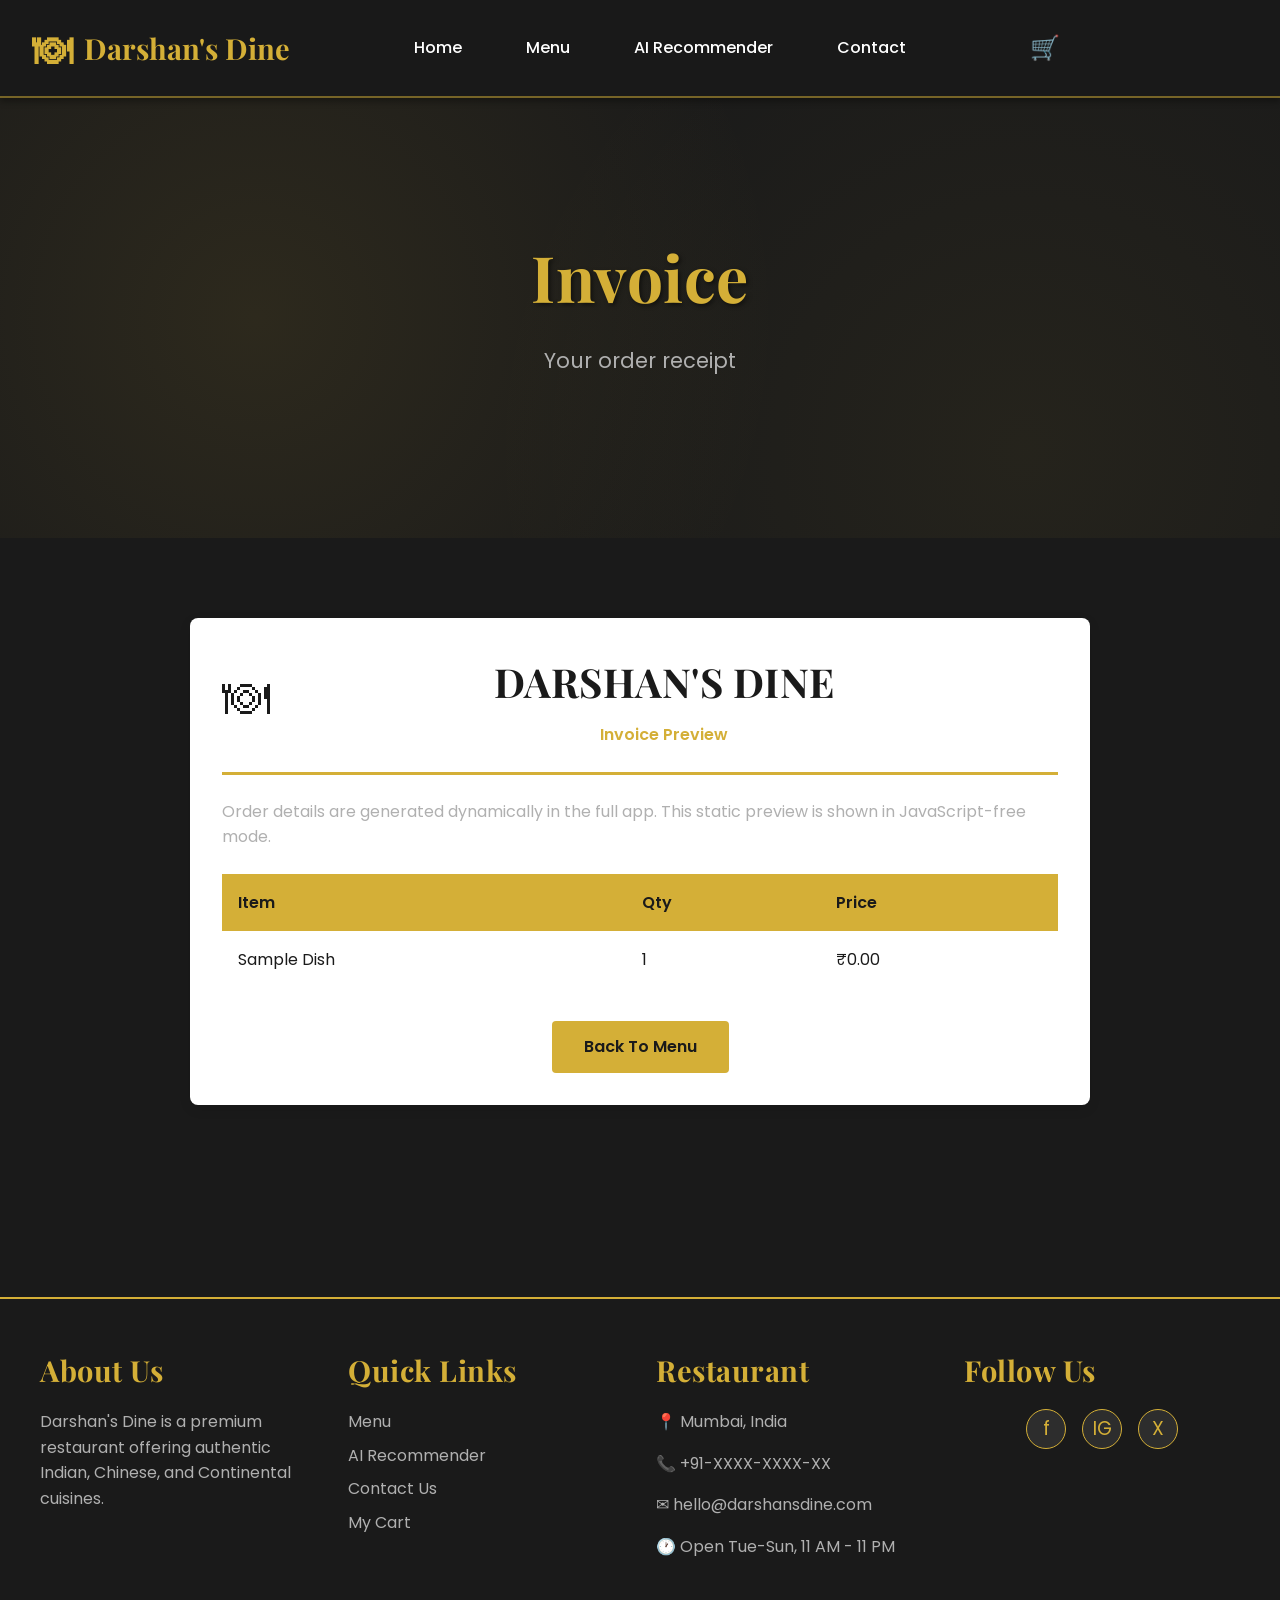
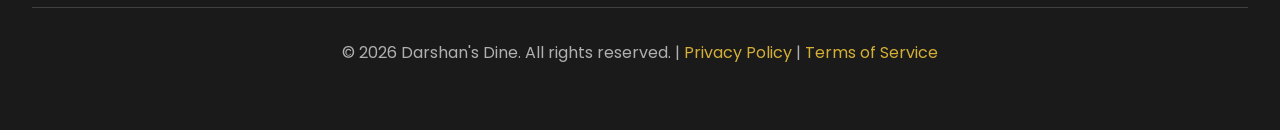
<file: invoice.html>
﻿<!DOCTYPE html>
<html lang="en">
<head>
  <meta charset="UTF-8">
  <meta name="viewport" content="width=device-width, initial-scale=1.0">
  <title>Invoice - Darshan's Dine</title>
  <link href="https://fonts.googleapis.com/css2?family=Playfair+Display:wght@700&family=Poppins:wght@400;500;600;700&display=swap" rel="stylesheet">
  <link rel="stylesheet" href="style.css">
  <link rel="stylesheet" href="responsive.css">
</head>
<body>
  <!-- Navigation Bar -->
  <nav>
    <div class="navbar-container">
      <a href="index.html" class="logo">
        <span class="logo-icon">&#x1F37D;</span>
        <span>Darshan's Dine</span>
      </a>

      <ul class="nav-links">
        <li><a href="index.html">Home</a></li>
        <li><a href="menu.html">Menu</a></li>
        <li><a href="ai-recommend.html">AI Recommender</a></li>
        <li><a href="contact.html">Contact</a></li>
      </ul>

      <div class="nav-icons">
        <a href="cart.html" class="nav-icon" title="Shopping Cart">&#x1F6D2; <span class="cart-count cart-count-hidden">0</span>
        </a>
      </div>

      <div class="hamburger">
        <span></span>
        <span></span>
        <span></span>
      </div>
    </div>
  </nav>

  <!-- Hero Section -->
  <section class="hero">
    <div class="hero-content">
      <h1>Invoice</h1>
      <p>Your order receipt</p>
    </div>
  </section>

  <!-- Invoice Content -->
  <section class="section">
    <div class="container">
      <div id="invoiceContainer" class="invoice-container">
        <div class="invoice-page">
          <div class="invoice-page-header">
            <div class="invoice-page-logo">&#x1F37D;</div>
            <div class="invoice-page-title">
              <h1>DARSHAN'S DINE</h1>
              <p>Invoice Preview</p>
            </div>
          </div>
          <p class="text-secondary">Order details are generated dynamically in the full app. This static preview is shown in JavaScript-free mode.</p>
          <table class="table">
            <thead>
              <tr>
                <th>Item</th>
                <th>Qty</th>
                <th>Price</th>
              </tr>
            </thead>
            <tbody>
              <tr>
                <td>Sample Dish</td>
                <td>1</td>
                <td>&#8377;0.00</td>
              </tr>
            </tbody>
          </table>
          <div class="invoice-page-actions">
            <a href="menu.html" class="btn btn-primary">Back To Menu</a>
          </div>
        </div>
      </div>
    </div>
  </section>

  <!-- Footer -->
  <footer>
    <div class="footer-content">
      <div class="footer-section">
        <h3>About Us</h3>
        <p>Darshan's Dine is a premium restaurant offering authentic Indian, Chinese, and Continental cuisines.</p>
      </div>

      <div class="footer-section">
        <h3>Quick Links</h3>
        <ul>
          <li><a href="menu.html">Menu</a></li>
          <li><a href="ai-recommend.html">AI Recommender</a></li>
          <li><a href="contact.html">Contact Us</a></li>
          <li><a href="cart.html">My Cart</a></li>
        </ul>
      </div>

      <div class="footer-section">
        <h3>Restaurant</h3>
        <p>&#x1F4CD; Mumbai, India</p>
        <p>&#x1F4DE; +91-XXXX-XXXX-XX</p>
        <p>&#x2709; hello@darshansdine.com</p>
        <p>&#x1F550; Open Tue-Sun, 11 AM - 11 PM</p>
      </div>

      <div class="footer-section">
        <h3>Follow Us</h3>
        <div class="social-links">
          <a href="#" class="social-icon" title="Facebook">f</a>
          <a href="#" class="social-icon" title="Instagram">IG</a>
          <a href="#" class="social-icon" title="Twitter">X</a>
        </div>
      </div>
    </div>

    <div class="footer-bottom">
      <p>&copy; 2026 Darshan's Dine. All rights reserved. | <a href="#">Privacy Policy</a> | <a href="#">Terms of Service</a></p>
    </div>
  </footer>

  <!-- Add custom styles for invoice page -->
<!-- Scripts -->



</body>
</html>
</file>
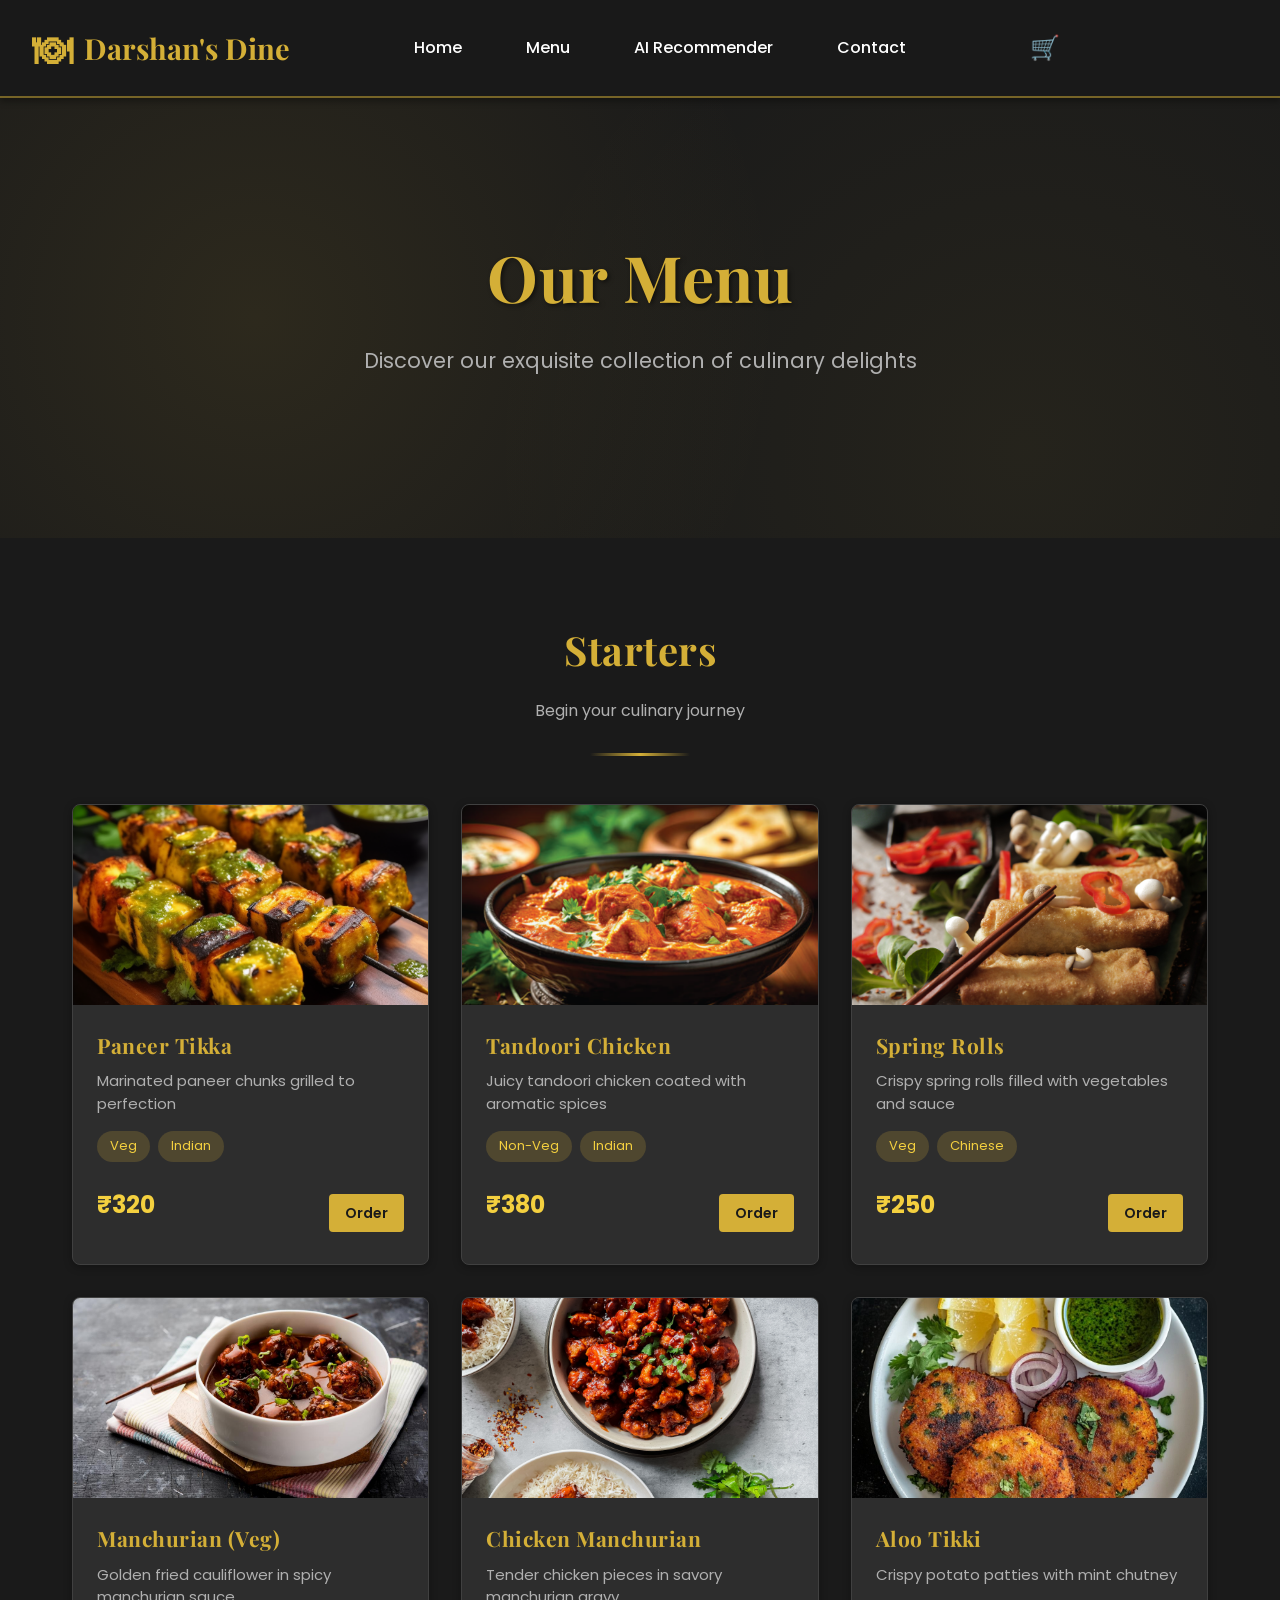
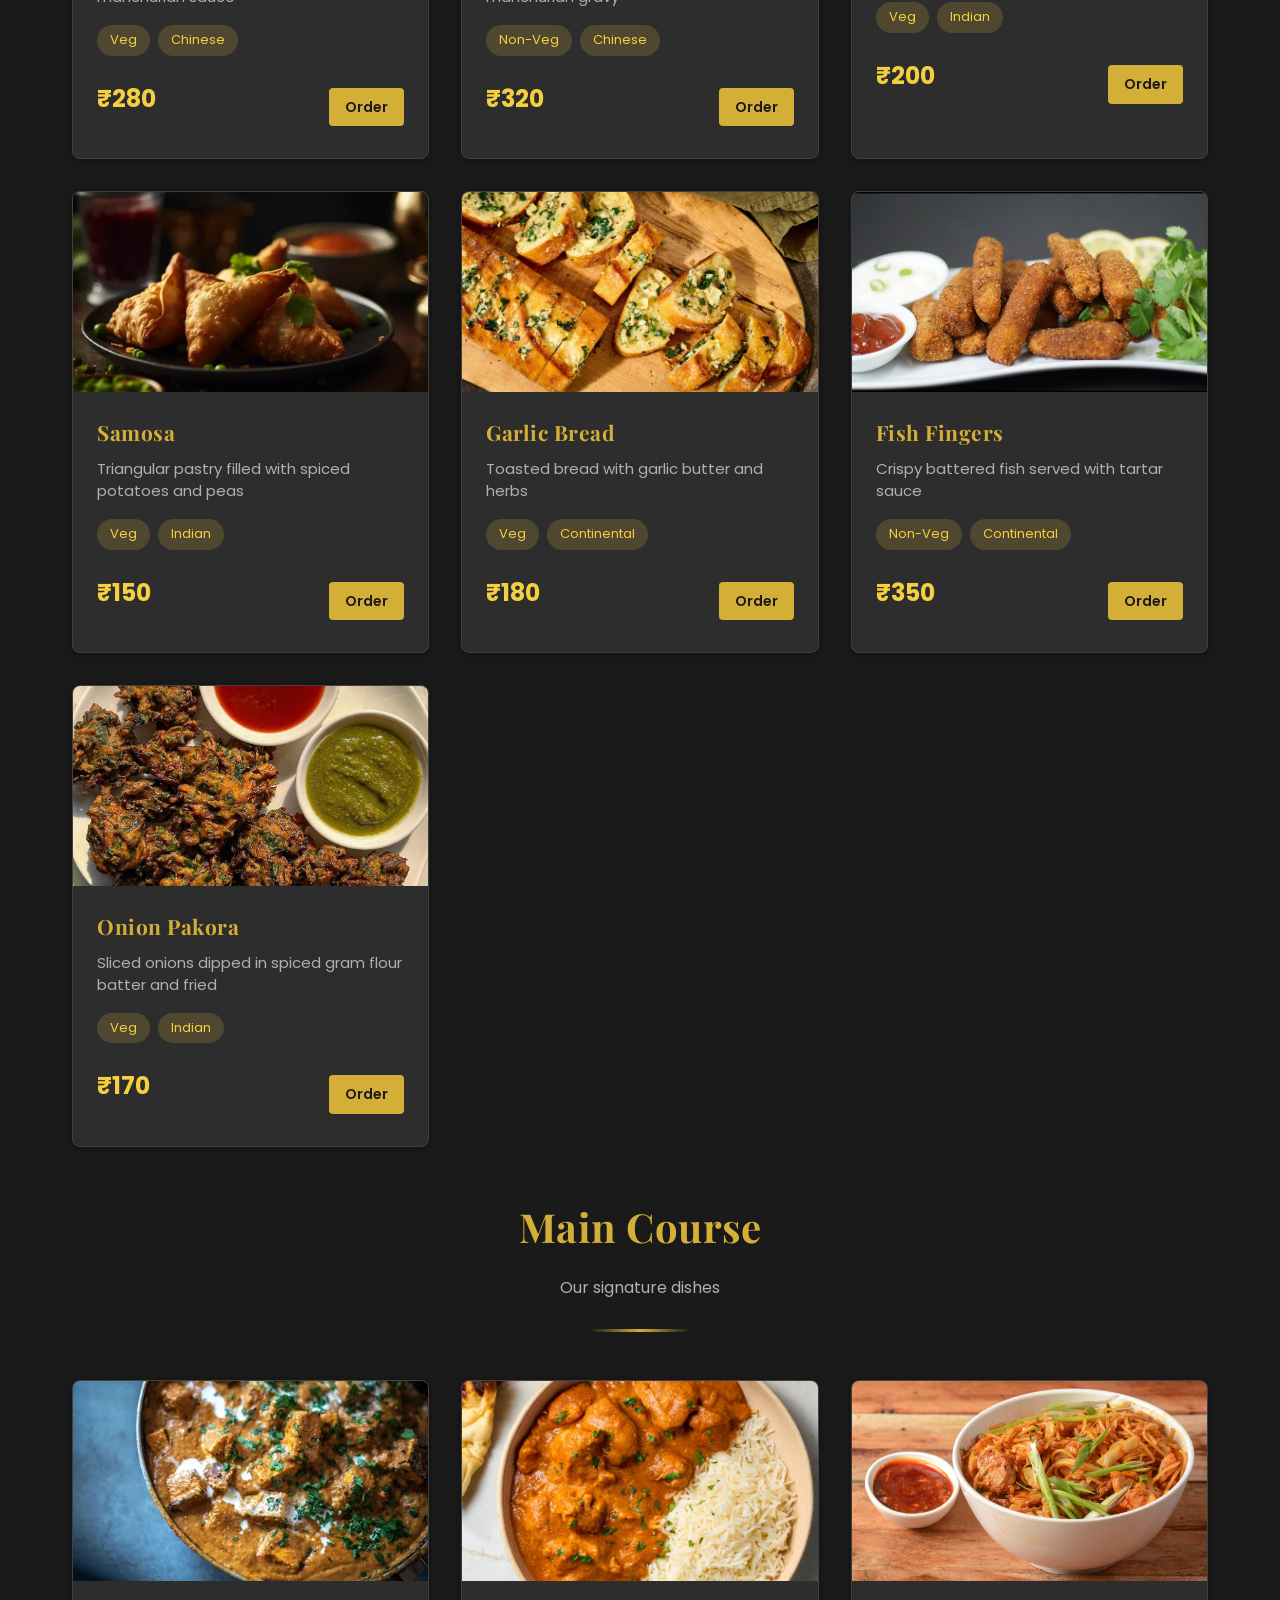
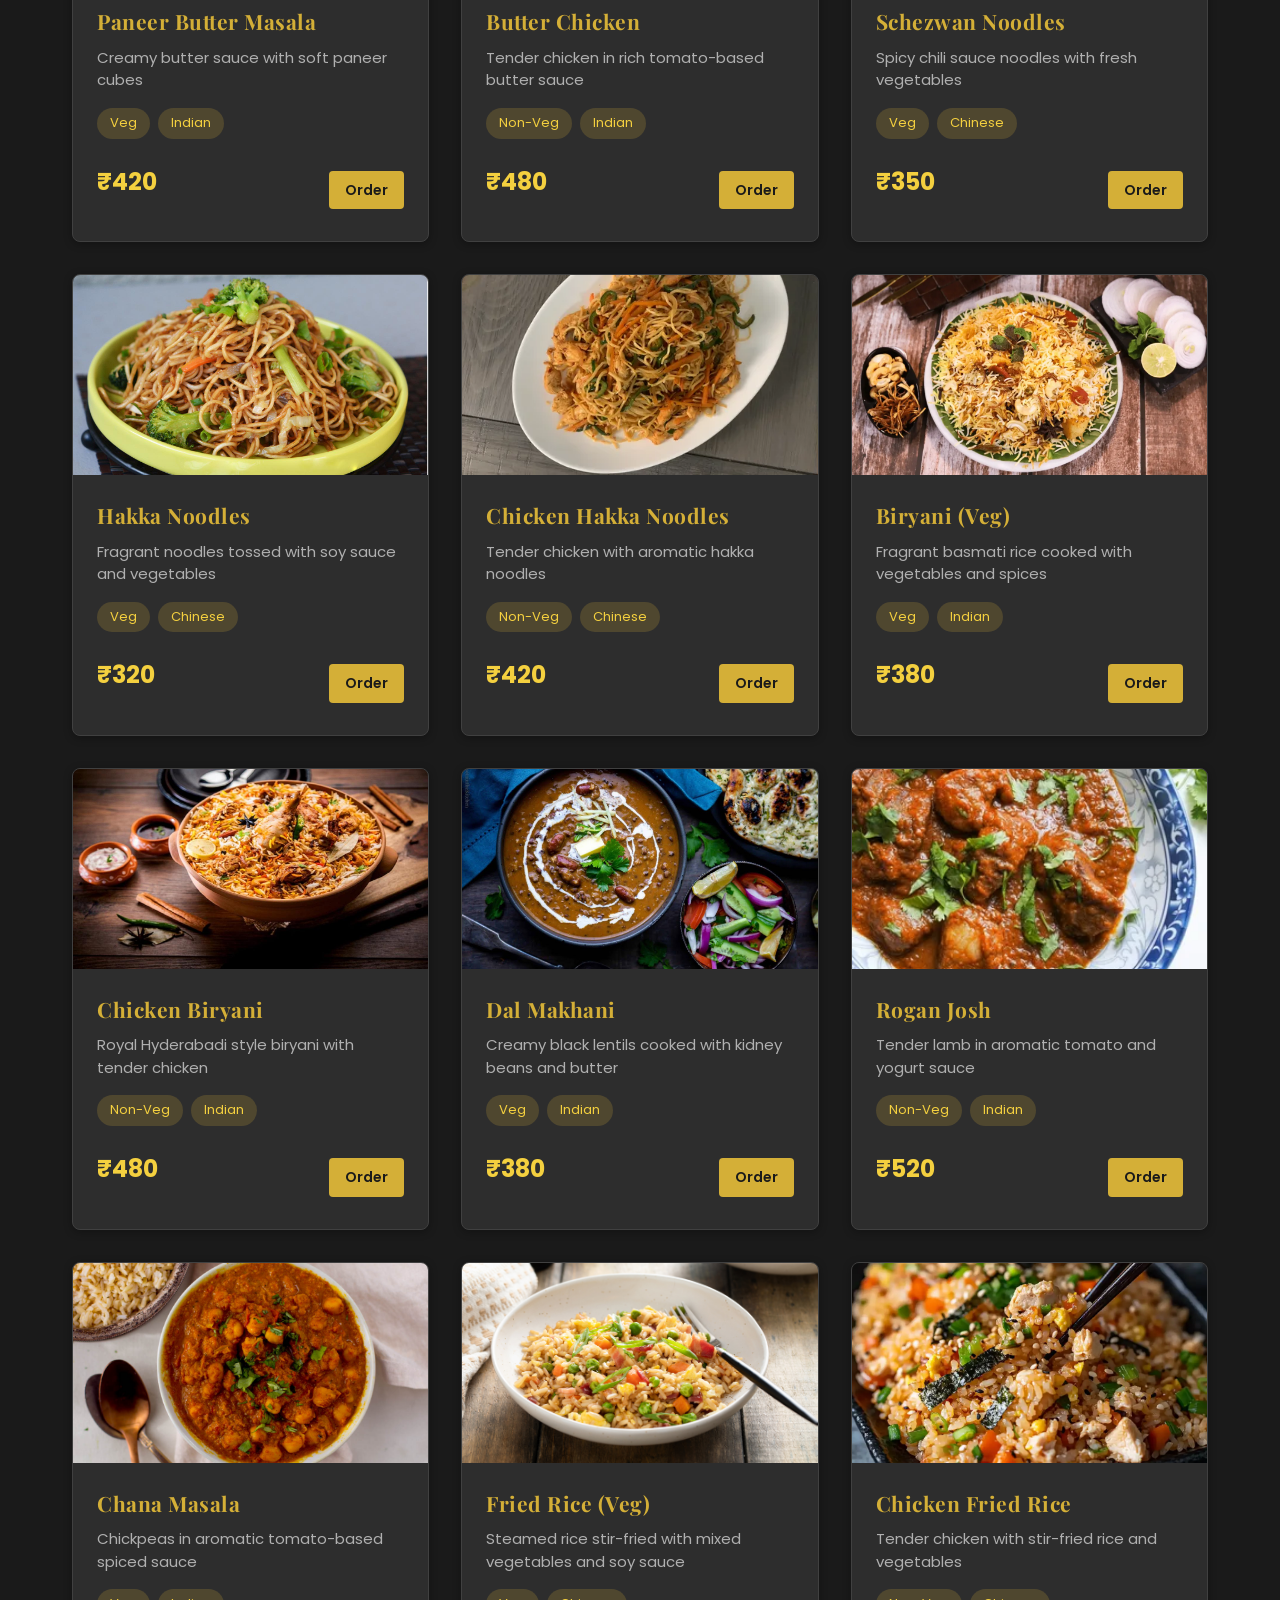
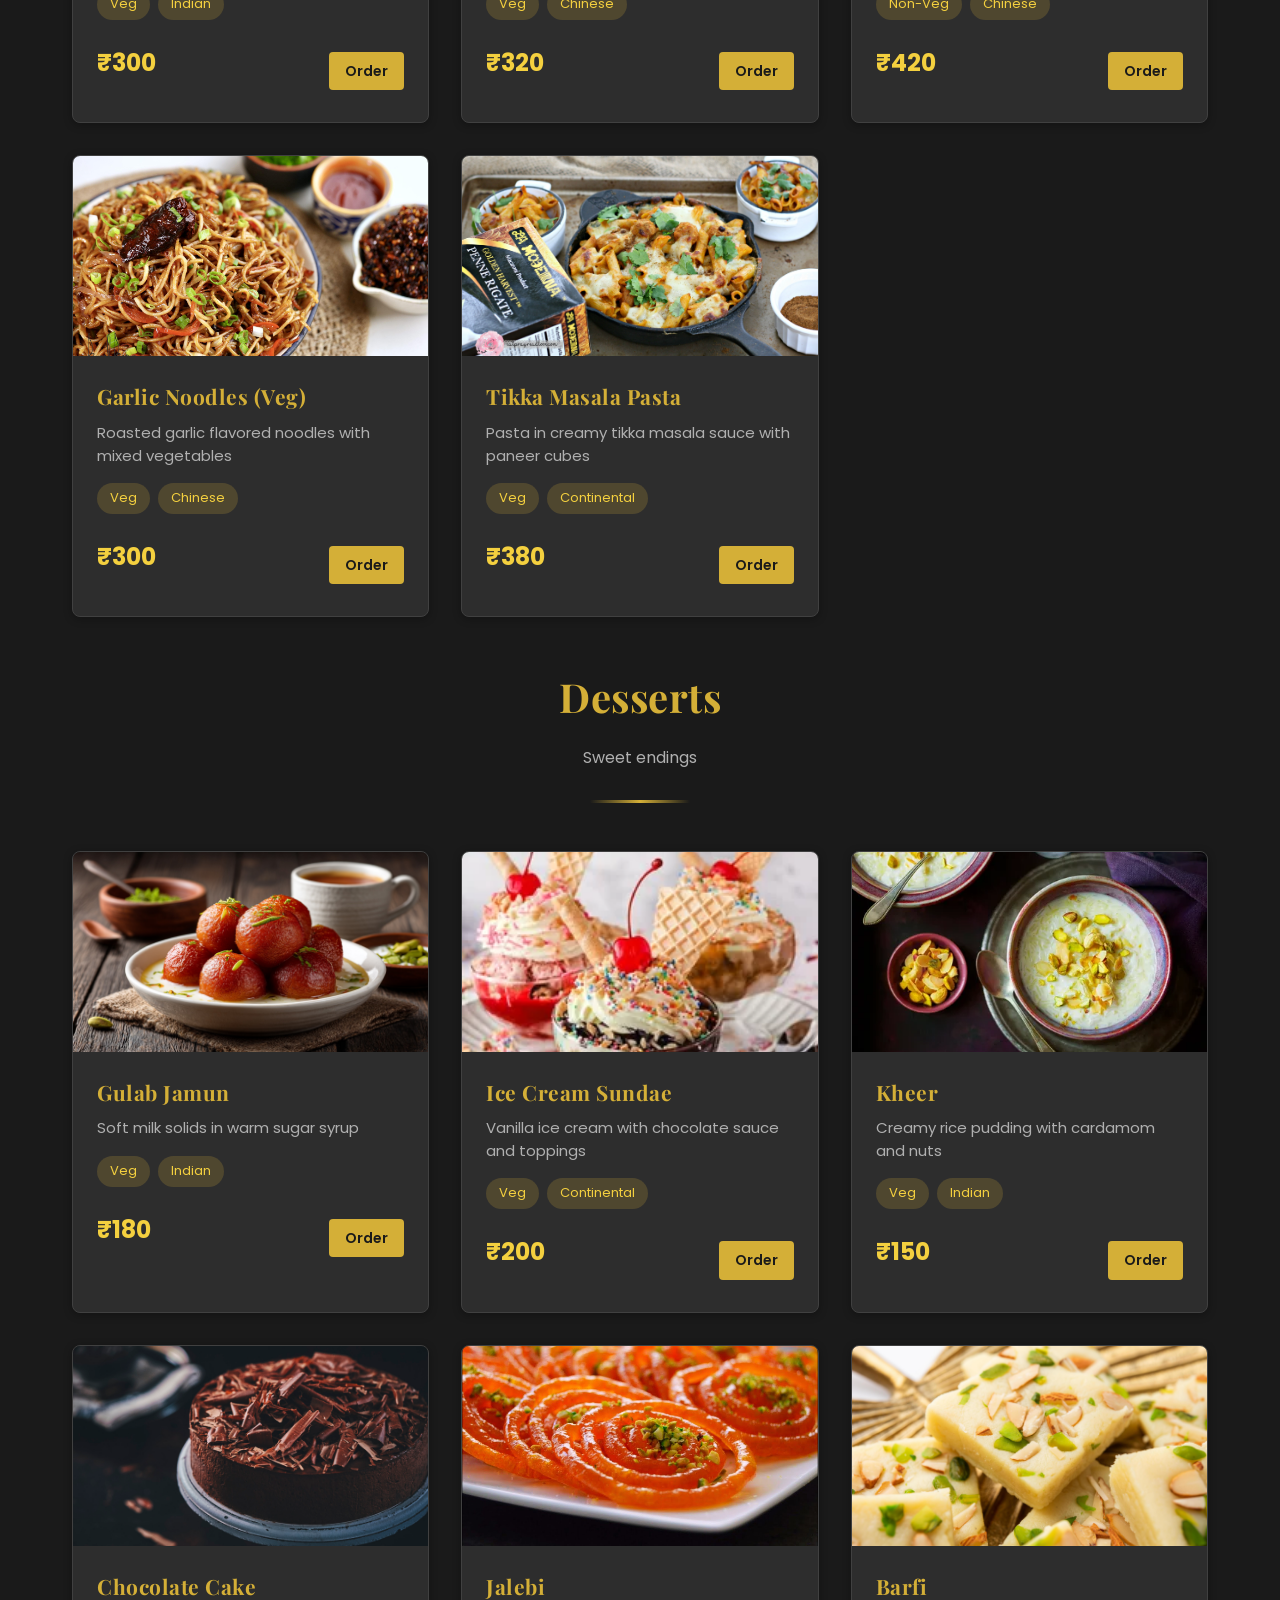
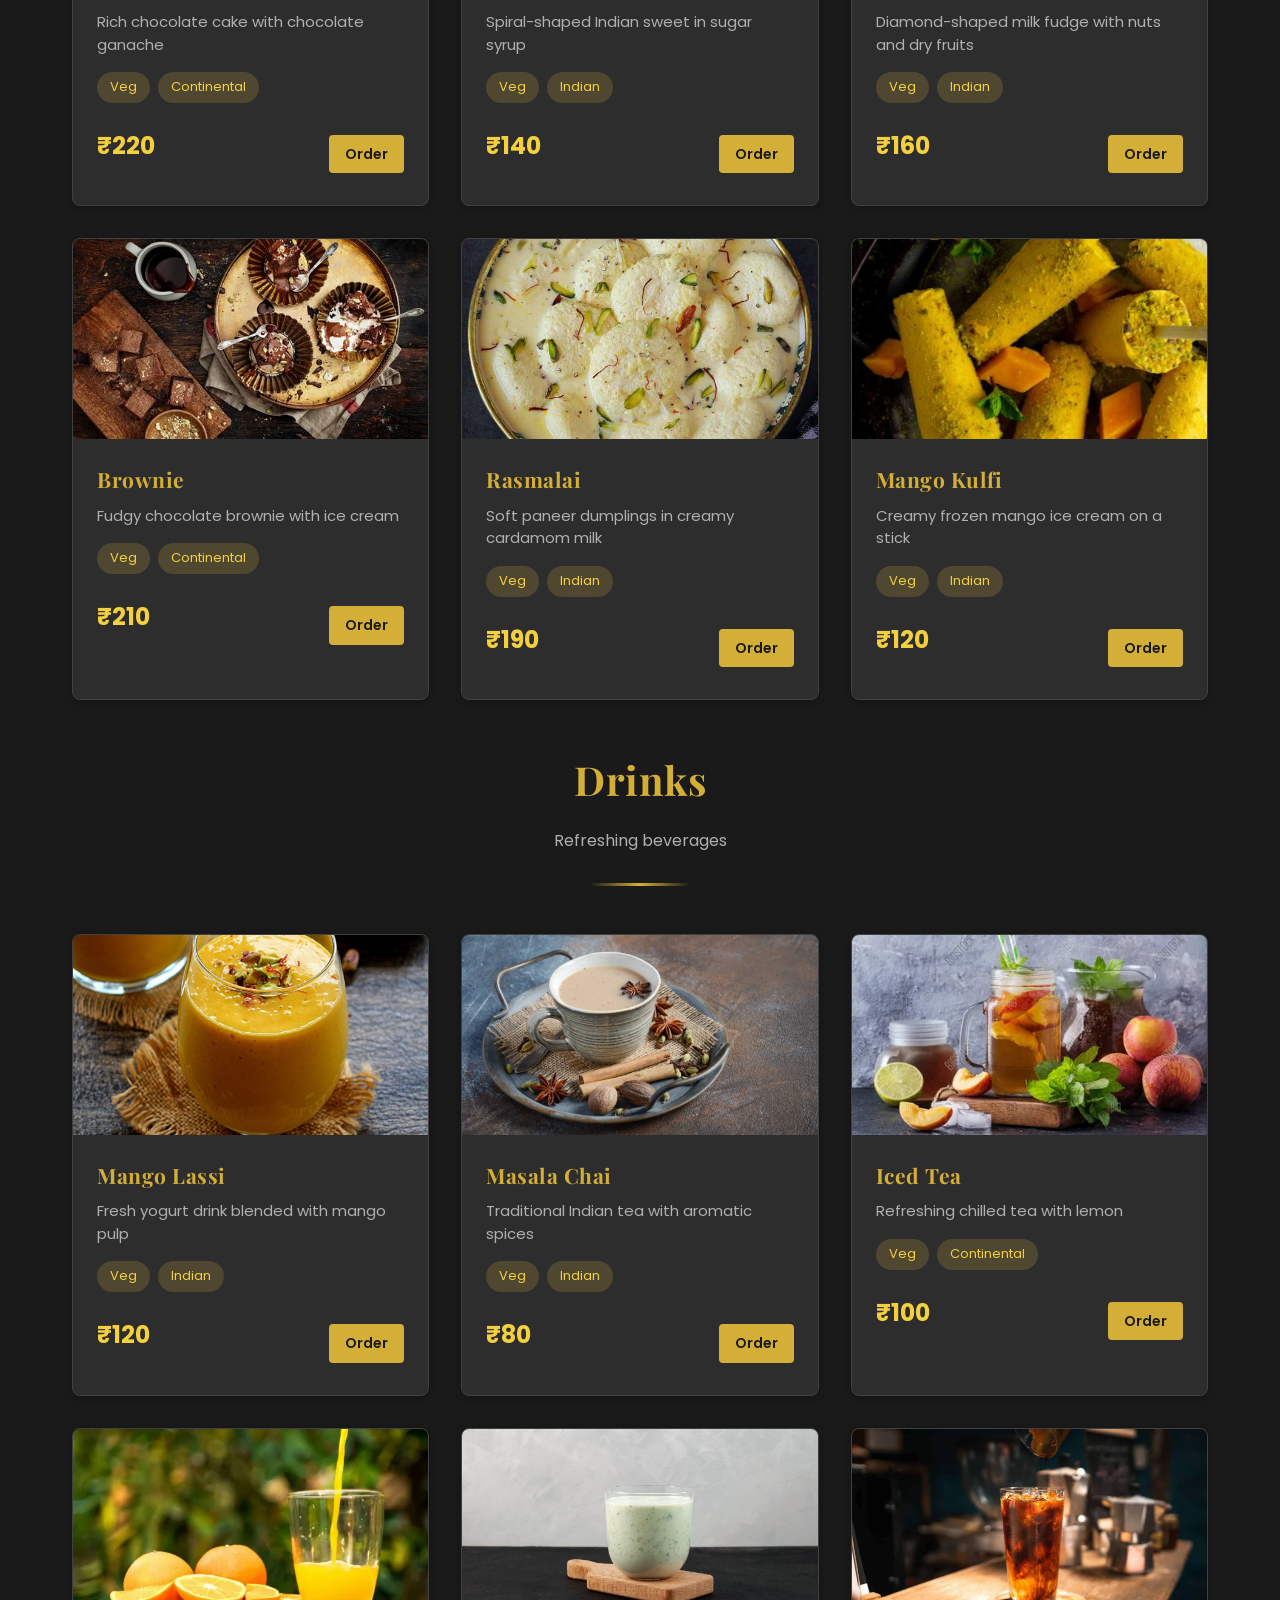
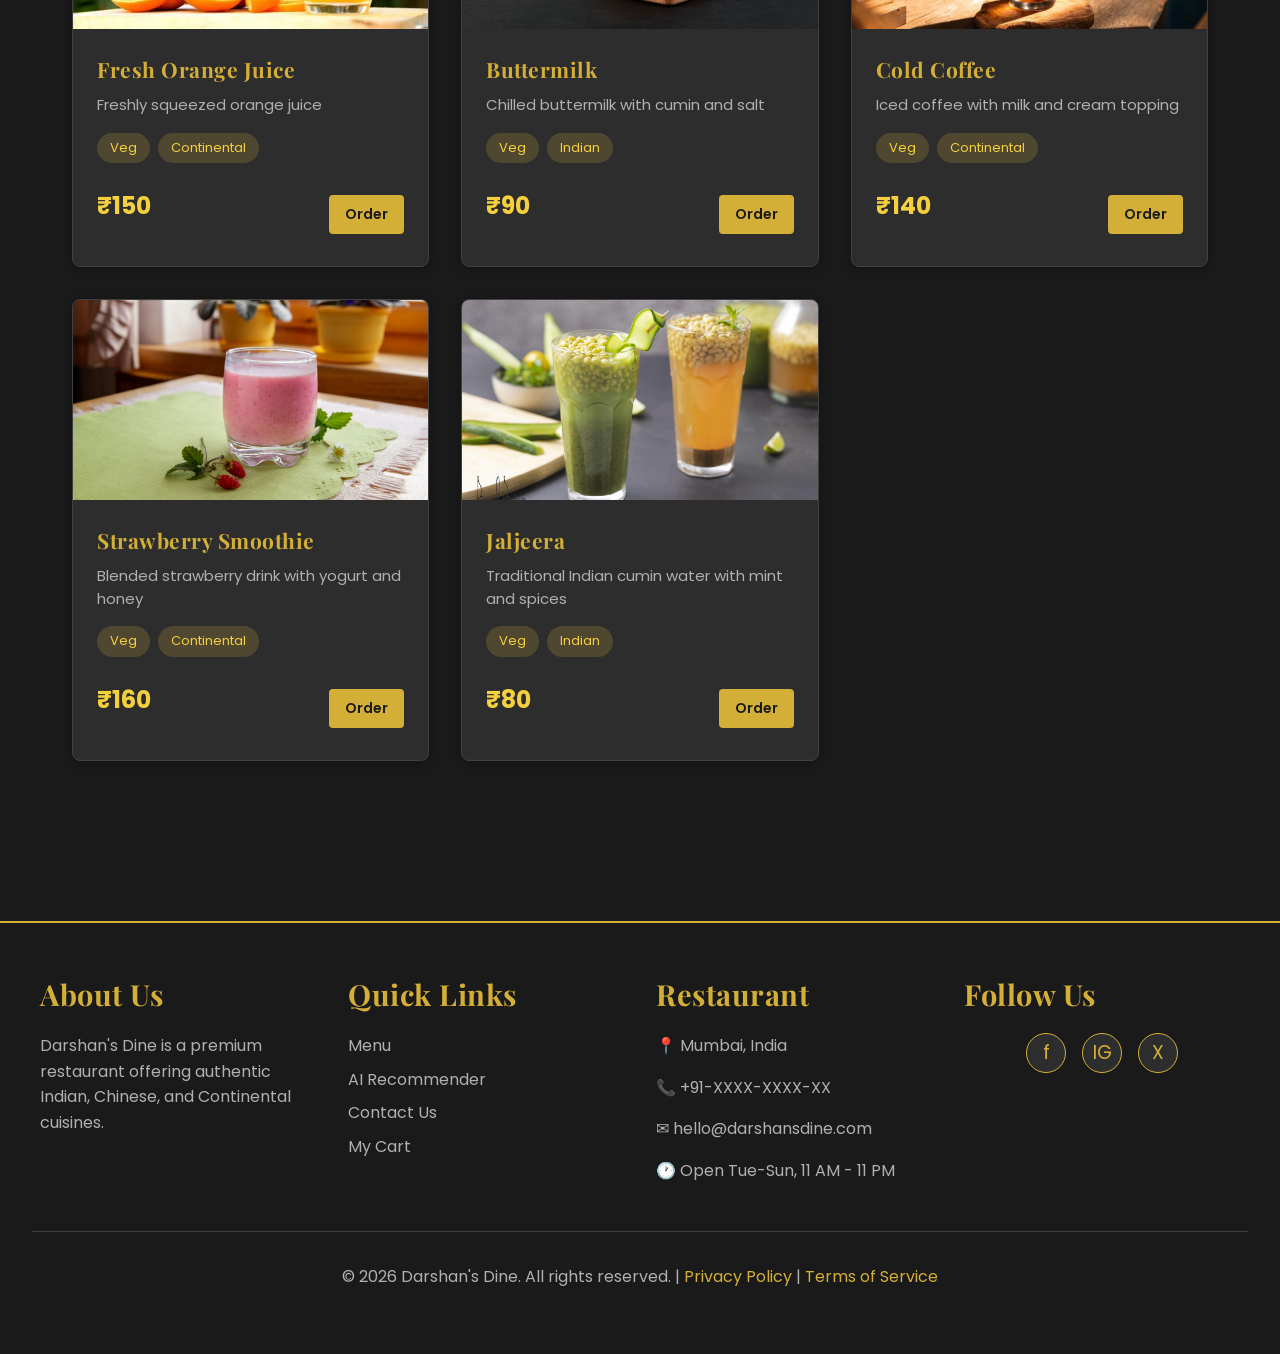
<file: menu.html>
﻿<!DOCTYPE html>
<html lang="en">
<head>
  <meta charset="UTF-8">
  <meta name="viewport" content="width=device-width, initial-scale=1.0">
  <title>Menu - Darshan's Dine</title>
  <link href="https://fonts.googleapis.com/css2?family=Playfair+Display:wght@700&family=Poppins:wght@400;500;600;700&display=swap" rel="stylesheet">
  <link rel="stylesheet" href="style.css">
  <link rel="stylesheet" href="responsive.css">
</head>
<body>
  <!-- Navigation Bar -->
  <nav>
    <div class="navbar-container">
      <a href="index.html" class="logo">
        <span class="logo-icon">&#x1F37D;</span>
        <span>Darshan's Dine</span>
      </a>

      <ul class="nav-links">
        <li><a href="index.html">Home</a></li>
        <li><a href="menu.html" class="active">Menu</a></li>
        <li><a href="ai-recommend.html">AI Recommender</a></li>
        <li><a href="contact.html">Contact</a></li>
      </ul>

      <div class="nav-icons">
        <a href="cart.html" class="nav-icon" title="Shopping Cart">&#x1F6D2; <span class="cart-count cart-count-hidden">0</span>
        </a>
      </div>

      <div class="hamburger">
        <span></span>
        <span></span>
        <span></span>
      </div>
    </div>
  </nav>

  <!-- Hero Section -->
  <section class="hero">
    <div class="hero-content">
      <h1>Our Menu</h1>
      <p>Discover our exquisite collection of culinary delights</p>
    </div>
  </section>

  <!-- Menu Content -->
  <section class="section">
    <div class="container">
      <div id="menuContainer">
        <!-- Starters Section -->
        <div class="section-title">
          <h2>Starters</h2>
          <p>Begin your culinary journey</p>
        </div>
        <div class="featured-grid">
          <div class="card animate-up">
            <div class="card-image"><img src="images/paneer-tikka.jpeg" alt="Paneer Tikka"></div>
            <div class="card-content">
              <h3 class="card-title">Paneer Tikka</h3>
              <p class="card-description">Marinated paneer chunks grilled to perfection</p>
              <div class="mb-2"><span class="card-badge">Veg</span><span class="card-badge">Indian</span></div>
              <div class="flex-between"><span class="card-price">&#8377;320</span><a class="btn btn-primary btn-small" href="cart.html">Order</a></div>
            </div>
          </div>
          <div class="card animate-up">
            <div class="card-image"><img src="images/tandoori-chicken.png" alt="Tandoori Chicken"></div>
            <div class="card-content">
              <h3 class="card-title">Tandoori Chicken</h3>
              <p class="card-description">Juicy tandoori chicken coated with aromatic spices</p>
              <div class="mb-2"><span class="card-badge">Non-Veg</span><span class="card-badge">Indian</span></div>
              <div class="flex-between"><span class="card-price">&#8377;380</span><a class="btn btn-primary btn-small" href="cart.html">Order</a></div>
            </div>
          </div>
          <div class="card animate-up">
            <div class="card-image"><img src="/images/spring-roll.jpg" alt="Spring Rolls"></div>
            <div class="card-content">
              <h3 class="card-title">Spring Rolls</h3>
              <p class="card-description">Crispy spring rolls filled with vegetables and sauce</p>
              <div class="mb-2"><span class="card-badge">Veg</span><span class="card-badge">Chinese</span></div>
              <div class="flex-between"><span class="card-price">&#8377;250</span><a class="btn btn-primary btn-small" href="cart.html">Order</a></div>
            </div>
          </div>
          <div class="card animate-up">
            <div class="card-image"><img src="images/manchurian-veg..jpg" alt="Manchurian (Veg)"></div>
            <div class="card-content">
              <h3 class="card-title">Manchurian (Veg)</h3>
              <p class="card-description">Golden fried cauliflower in spicy manchurian sauce</p>
              <div class="mb-2"><span class="card-badge">Veg</span><span class="card-badge">Chinese</span></div>
              <div class="flex-between"><span class="card-price">&#8377;280</span><a class="btn btn-primary btn-small" href="cart.html">Order</a></div>
            </div>
          </div>
          <div class="card animate-up">
            <div class="card-image"><img src="images/manchurian-chicken.jpg" alt="Chicken Manchurian"></div>
            <div class="card-content">
              <h3 class="card-title">Chicken Manchurian</h3>
              <p class="card-description">Tender chicken pieces in savory manchurian gravy</p>
              <div class="mb-2"><span class="card-badge">Non-Veg</span><span class="card-badge">Chinese</span></div>
              <div class="flex-between"><span class="card-price">&#8377;320</span><a class="btn btn-primary btn-small" href="cart.html">Order</a></div>
            </div>
          </div>
          <div class="card animate-up">
            <div class="card-image"><img src="images/aloo-tikki.jpg" alt="Aloo Tikki"></div>
            <div class="card-content">
              <h3 class="card-title">Aloo Tikki</h3>
              <p class="card-description">Crispy potato patties with mint chutney</p>
              <div class="mb-2"><span class="card-badge">Veg</span><span class="card-badge">Indian</span></div>
              <div class="flex-between"><span class="card-price">&#8377;200</span><a class="btn btn-primary btn-small" href="cart.html">Order</a></div>
            </div>
          </div>
          <div class="card animate-up">
            <div class="card-image"><img src="images/samosa.webp" alt="Samosa"></div>
            <div class="card-content">
              <h3 class="card-title">Samosa</h3>
              <p class="card-description">Triangular pastry filled with spiced potatoes and peas</p>
              <div class="mb-2"><span class="card-badge">Veg</span><span class="card-badge">Indian</span></div>
              <div class="flex-between"><span class="card-price">&#8377;150</span><a class="btn btn-primary btn-small" href="cart.html">Order</a></div>
            </div>
          </div>
          <div class="card animate-up">
            <div class="card-image"><img src="images/garlic-bread.jpg" alt="Garlic Bread"></div>
            <div class="card-content">
              <h3 class="card-title">Garlic Bread</h3>
              <p class="card-description">Toasted bread with garlic butter and herbs</p>
              <div class="mb-2"><span class="card-badge">Veg</span><span class="card-badge">Continental</span></div>
              <div class="flex-between"><span class="card-price">&#8377;180</span><a class="btn btn-primary btn-small" href="cart.html">Order</a></div>
            </div>
          </div>
          <div class="card animate-up">
            <div class="card-image"><img src="images/fish-fingers.jpg" alt="Fish Fingers"></div>
            <div class="card-content">
              <h3 class="card-title">Fish Fingers</h3>
              <p class="card-description">Crispy battered fish served with tartar sauce</p>
              <div class="mb-2"><span class="card-badge">Non-Veg</span><span class="card-badge">Continental</span></div>
              <div class="flex-between"><span class="card-price">&#8377;350</span><a class="btn btn-primary btn-small" href="cart.html">Order</a></div>
            </div>
          </div>
          <div class="card animate-up">
            <div class="card-image"><img src="images/onion-pakora.jpg" alt="Onion Pakora"></div>
            <div class="card-content">
              <h3 class="card-title">Onion Pakora</h3>
              <p class="card-description">Sliced onions dipped in spiced gram flour batter and fried</p>
              <div class="mb-2"><span class="card-badge">Veg</span><span class="card-badge">Indian</span></div>
              <div class="flex-between"><span class="card-price">&#8377;170</span><a class="btn btn-primary btn-small" href="cart.html">Order</a></div>
            </div>
          </div>
        </div>

        <!-- Main Course Section -->
        <div class="section-title section-title section-title-spaced">
          <h2>Main Course</h2>
          <p>Our signature dishes</p>
        </div>
        <div class="featured-grid">
          <div class="card animate-up">
            <div class="card-image"><img src="images/paneer-butter-masala.webp" alt="Paneer Butter Masala"></div>
            <div class="card-content">
              <h3 class="card-title">Paneer Butter Masala</h3>
              <p class="card-description">Creamy butter sauce with soft paneer cubes</p>
              <div class="mb-2"><span class="card-badge">Veg</span><span class="card-badge">Indian</span></div>
              <div class="flex-between"><span class="card-price">&#8377;420</span><a class="btn btn-primary btn-small" href="cart.html">Order</a></div>
            </div>
          </div>
          <div class="card animate-up">
            <div class="card-image"><img src="images/butter-chicken.webp" alt="Butter Chicken"></div>
            <div class="card-content">
              <h3 class="card-title">Butter Chicken</h3>
              <p class="card-description">Tender chicken in rich tomato-based butter sauce</p>
              <div class="mb-2"><span class="card-badge">Non-Veg</span><span class="card-badge">Indian</span></div>
              <div class="flex-between"><span class="card-price">&#8377;480</span><a class="btn btn-primary btn-small" href="cart.html">Order</a></div>
            </div>
          </div>
          <div class="card animate-up">
            <div class="card-image"><img src="images/schezwan-noodles.webp" alt="Schezwan Noodles"></div>
            <div class="card-content">
              <h3 class="card-title">Schezwan Noodles</h3>
              <p class="card-description">Spicy chili sauce noodles with fresh vegetables</p>
              <div class="mb-2"><span class="card-badge">Veg</span><span class="card-badge">Chinese</span></div>
              <div class="flex-between"><span class="card-price">&#8377;350</span><a class="btn btn-primary btn-small" href="cart.html">Order</a></div>
            </div>
          </div>
          <div class="card animate-up">
            <div class="card-image"><img src="images/hakka-noodles.jpg" alt="Hakka Noodles"></div>
            <div class="card-content">
              <h3 class="card-title">Hakka Noodles</h3>
              <p class="card-description">Fragrant noodles tossed with soy sauce and vegetables</p>
              <div class="mb-2"><span class="card-badge">Veg</span><span class="card-badge">Chinese</span></div>
              <div class="flex-between"><span class="card-price">&#8377;320</span><a class="btn btn-primary btn-small" href="cart.html">Order</a></div>
            </div>
          </div>
          <div class="card animate-up">
            <div class="card-image"><img src="images/chicken-hakka.webp" alt="Chicken Hakka Noodles"></div>
            <div class="card-content">
              <h3 class="card-title">Chicken Hakka Noodles</h3>
              <p class="card-description">Tender chicken with aromatic hakka noodles</p>
              <div class="mb-2"><span class="card-badge">Non-Veg</span><span class="card-badge">Chinese</span></div>
              <div class="flex-between"><span class="card-price">&#8377;420</span><a class="btn btn-primary btn-small" href="cart.html">Order</a></div>
            </div>
          </div>
          <div class="card animate-up">
            <div class="card-image"><img src="images/veg-biryani.webp" alt="Biryani (Veg)"></div>
            <div class="card-content">
              <h3 class="card-title">Biryani (Veg)</h3>
              <p class="card-description">Fragrant basmati rice cooked with vegetables and spices</p>
              <div class="mb-2"><span class="card-badge">Veg</span><span class="card-badge">Indian</span></div>
              <div class="flex-between"><span class="card-price">&#8377;380</span><a class="btn btn-primary btn-small" href="cart.html">Order</a></div>
            </div>
          </div>
          <div class="card animate-up">
            <div class="card-image"><img src="images/chicken-biryani.jpg" alt="Chicken Biryani"></div>
            <div class="card-content">
              <h3 class="card-title">Chicken Biryani</h3>
              <p class="card-description">Royal Hyderabadi style biryani with tender chicken</p>
              <div class="mb-2"><span class="card-badge">Non-Veg</span><span class="card-badge">Indian</span></div>
              <div class="flex-between"><span class="card-price">&#8377;480</span><a class="btn btn-primary btn-small" href="cart.html">Order</a></div>
            </div>
          </div>
          <div class="card animate-up">
            <div class="card-image"><img src="images/dal-makhani.jpg" alt="Dal Makhani"></div>
            <div class="card-content">
              <h3 class="card-title">Dal Makhani</h3>
              <p class="card-description">Creamy black lentils cooked with kidney beans and butter</p>
              <div class="mb-2"><span class="card-badge">Veg</span><span class="card-badge">Indian</span></div>
              <div class="flex-between"><span class="card-price">&#8377;380</span><a class="btn btn-primary btn-small" href="cart.html">Order</a></div>
            </div>
          </div>
          <div class="card animate-up">
            <div class="card-image"><img src="images/rogan-josh.webp" alt="Rogan Josh"></div>
            <div class="card-content">
              <h3 class="card-title">Rogan Josh</h3>
              <p class="card-description">Tender lamb in aromatic tomato and yogurt sauce</p>
              <div class="mb-2"><span class="card-badge">Non-Veg</span><span class="card-badge">Indian</span></div>
              <div class="flex-between"><span class="card-price">&#8377;520</span><a class="btn btn-primary btn-small" href="cart.html">Order</a></div>
            </div>
          </div>
          <div class="card animate-up">
            <div class="card-image"><img src="images/chana-masala.png" alt="Chana Masala"></div>
            <div class="card-content">
              <h3 class="card-title">Chana Masala</h3>
              <p class="card-description">Chickpeas in aromatic tomato-based spiced sauce</p>
              <div class="mb-2"><span class="card-badge">Veg</span><span class="card-badge">Indian</span></div>
              <div class="flex-between"><span class="card-price">&#8377;300</span><a class="btn btn-primary btn-small" href="cart.html">Order</a></div>
            </div>
          </div>
          <div class="card animate-up">
            <div class="card-image"><img src="images/fried-rice-veg.jpg" alt="Fried Rice (Veg)"></div>
            <div class="card-content">
              <h3 class="card-title">Fried Rice (Veg)</h3>
              <p class="card-description">Steamed rice stir-fried with mixed vegetables and soy sauce</p>
              <div class="mb-2"><span class="card-badge">Veg</span><span class="card-badge">Chinese</span></div>
              <div class="flex-between"><span class="card-price">&#8377;320</span><a class="btn btn-primary btn-small" href="cart.html">Order</a></div>
            </div>
          </div>
          <div class="card animate-up">
            <div class="card-image"><img src="images/chicken-fried-rice.webp" alt="Chicken Fried Rice"></div>
            <div class="card-content">
              <h3 class="card-title">Chicken Fried Rice</h3>
              <p class="card-description">Tender chicken with stir-fried rice and vegetables</p>
              <div class="mb-2"><span class="card-badge">Non-Veg</span><span class="card-badge">Chinese</span></div>
              <div class="flex-between"><span class="card-price">&#8377;420</span><a class="btn btn-primary btn-small" href="cart.html">Order</a></div>
            </div>
          </div>
          <div class="card animate-up">
            <div class="card-image"><img src="images/garlic-noodles-veg.jpg" alt="Garlic Noodles (Veg)"></div>
            <div class="card-content">
              <h3 class="card-title">Garlic Noodles (Veg)</h3>
              <p class="card-description">Roasted garlic flavored noodles with mixed vegetables</p>
              <div class="mb-2"><span class="card-badge">Veg</span><span class="card-badge">Chinese</span></div>
              <div class="flex-between"><span class="card-price">&#8377;300</span><a class="btn btn-primary btn-small" href="cart.html">Order</a></div>
            </div>
          </div>
          <div class="card animate-up">
            <div class="card-image"><img src="images/tikka-pasta.jpg" alt="Tikka Masala Pasta"></div>
            <div class="card-content">
              <h3 class="card-title">Tikka Masala Pasta</h3>
              <p class="card-description">Pasta in creamy tikka masala sauce with paneer cubes</p>
              <div class="mb-2"><span class="card-badge">Veg</span><span class="card-badge">Continental</span></div>
              <div class="flex-between"><span class="card-price">&#8377;380</span><a class="btn btn-primary btn-small" href="cart.html">Order</a></div>
            </div>
          </div>
        </div>

        <!-- Desserts Section -->
        <div class="section-title section-title section-title-spaced">
          <h2>Desserts</h2>
          <p>Sweet endings</p>
        </div>
        <div class="featured-grid">
          <div class="card animate-up">
            <div class="card-image"><img src="images/gulab-jamun.jpg" alt="Gulab Jamun"></div>
            <div class="card-content">
              <h3 class="card-title">Gulab Jamun</h3>
              <p class="card-description">Soft milk solids in warm sugar syrup</p>
              <div class="mb-2"><span class="card-badge">Veg</span><span class="card-badge">Indian</span></div>
              <div class="flex-between"><span class="card-price">&#8377;180</span><a class="btn btn-primary btn-small" href="cart.html">Order</a></div>
            </div>
          </div>
          <div class="card animate-up">
            <div class="card-image"><img src="images/ice-cream-sundae.jpg" alt="Ice Cream Sundae"></div>
            <div class="card-content">
              <h3 class="card-title">Ice Cream Sundae</h3>
              <p class="card-description">Vanilla ice cream with chocolate sauce and toppings</p>
              <div class="mb-2"><span class="card-badge">Veg</span><span class="card-badge">Continental</span></div>
              <div class="flex-between"><span class="card-price">&#8377;200</span><a class="btn btn-primary btn-small" href="cart.html">Order</a></div>
            </div>
          </div>
          <div class="card animate-up">
            <div class="card-image"><img src="images/kheer.jpg" alt="Kheer"></div>
            <div class="card-content">
              <h3 class="card-title">Kheer</h3>
              <p class="card-description">Creamy rice pudding with cardamom and nuts</p>
              <div class="mb-2"><span class="card-badge">Veg</span><span class="card-badge">Indian</span></div>
              <div class="flex-between"><span class="card-price">&#8377;150</span><a class="btn btn-primary btn-small" href="cart.html">Order</a></div>
            </div>
          </div>
          <div class="card animate-up">
            <div class="card-image"><img src="images/chocolate-cake.jpg" alt="Chocolate Cake"></div>
            <div class="card-content">
              <h3 class="card-title">Chocolate Cake</h3>
              <p class="card-description">Rich chocolate cake with chocolate ganache</p>
              <div class="mb-2"><span class="card-badge">Veg</span><span class="card-badge">Continental</span></div>
              <div class="flex-between"><span class="card-price">&#8377;220</span><a class="btn btn-primary btn-small" href="cart.html">Order</a></div>
            </div>
          </div>
          <div class="card animate-up">
            <div class="card-image"><img src="images/jalebi.jpg" alt="Jalebi"></div>
            <div class="card-content">
              <h3 class="card-title">Jalebi</h3>
              <p class="card-description">Spiral-shaped Indian sweet in sugar syrup</p>
              <div class="mb-2"><span class="card-badge">Veg</span><span class="card-badge">Indian</span></div>
              <div class="flex-between"><span class="card-price">&#8377;140</span><a class="btn btn-primary btn-small" href="cart.html">Order</a></div>
            </div>
          </div>
          <div class="card animate-up">
            <div class="card-image"><img src="images/barfi.jpg" alt="Barfi"></div>
            <div class="card-content">
              <h3 class="card-title">Barfi</h3>
              <p class="card-description">Diamond-shaped milk fudge with nuts and dry fruits</p>
              <div class="mb-2"><span class="card-badge">Veg</span><span class="card-badge">Indian</span></div>
              <div class="flex-between"><span class="card-price">&#8377;160</span><a class="btn btn-primary btn-small" href="cart.html">Order</a></div>
            </div>
          </div>
          <div class="card animate-up">
            <div class="card-image"><img src="images/brownie.jpg" alt="Brownie"></div>
            <div class="card-content">
              <h3 class="card-title">Brownie</h3>
              <p class="card-description">Fudgy chocolate brownie with ice cream</p>
              <div class="mb-2"><span class="card-badge">Veg</span><span class="card-badge">Continental</span></div>
              <div class="flex-between"><span class="card-price">&#8377;210</span><a class="btn btn-primary btn-small" href="cart.html">Order</a></div>
            </div>
          </div>
          <div class="card animate-up">
            <div class="card-image"><img src="images/rasmalai.jpg" alt="Rasmalai"></div>
            <div class="card-content">
              <h3 class="card-title">Rasmalai</h3>
              <p class="card-description">Soft paneer dumplings in creamy cardamom milk</p>
              <div class="mb-2"><span class="card-badge">Veg</span><span class="card-badge">Indian</span></div>
              <div class="flex-between"><span class="card-price">&#8377;190</span><a class="btn btn-primary btn-small" href="cart.html">Order</a></div>
            </div>
          </div>
          <div class="card animate-up">
            <div class="card-image"><img src="images/mango-kulfi.jpg" alt="Mango Kulfi"></div>
            <div class="card-content">
              <h3 class="card-title">Mango Kulfi</h3>
              <p class="card-description">Creamy frozen mango ice cream on a stick</p>
              <div class="mb-2"><span class="card-badge">Veg</span><span class="card-badge">Indian</span></div>
              <div class="flex-between"><span class="card-price">&#8377;120</span><a class="btn btn-primary btn-small" href="cart.html">Order</a></div>
            </div>
          </div>
        </div>

        <!-- Drinks Section -->
        <div class="section-title section-title section-title-spaced">
          <h2>Drinks</h2>
          <p>Refreshing beverages</p>
        </div>
        <div class="featured-grid">
          <div class="card animate-up">
            <div class="card-image"><img src="images/mango-lassi.jpg" alt="Mango Lassi"></div>
            <div class="card-content">
              <h3 class="card-title">Mango Lassi</h3>
              <p class="card-description">Fresh yogurt drink blended with mango pulp</p>
              <div class="mb-2"><span class="card-badge">Veg</span><span class="card-badge">Indian</span></div>
              <div class="flex-between"><span class="card-price">&#8377;120</span><a class="btn btn-primary btn-small" href="cart.html">Order</a></div>
            </div>
          </div>
          <div class="card animate-up">
            <div class="card-image"><img src="images/masala-chai.jpg" alt="Masala Chai"></div>
            <div class="card-content">
              <h3 class="card-title">Masala Chai</h3>
              <p class="card-description">Traditional Indian tea with aromatic spices</p>
              <div class="mb-2"><span class="card-badge">Veg</span><span class="card-badge">Indian</span></div>
              <div class="flex-between"><span class="card-price">&#8377;80</span><a class="btn btn-primary btn-small" href="cart.html">Order</a></div>
            </div>
          </div>
          <div class="card animate-up">
            <div class="card-image"><img src="images/iced-tea.jpg" alt="Iced Tea"></div>
            <div class="card-content">
              <h3 class="card-title">Iced Tea</h3>
              <p class="card-description">Refreshing chilled tea with lemon</p>
              <div class="mb-2"><span class="card-badge">Veg</span><span class="card-badge">Continental</span></div>
              <div class="flex-between"><span class="card-price">&#8377;100</span><a class="btn btn-primary btn-small" href="cart.html">Order</a></div>
            </div>
          </div>
          <div class="card animate-up">
            <div class="card-image"><img src="images/orange-juice.jpg" alt="Fresh Orange Juice"></div>
            <div class="card-content">
              <h3 class="card-title">Fresh Orange Juice</h3>
              <p class="card-description">Freshly squeezed orange juice</p>
              <div class="mb-2"><span class="card-badge">Veg</span><span class="card-badge">Continental</span></div>
              <div class="flex-between"><span class="card-price">&#8377;150</span><a class="btn btn-primary btn-small" href="cart.html">Order</a></div>
            </div>
          </div>
          <div class="card animate-up">
            <div class="card-image"><img src="images/buttermilk.jpg" alt="Buttermilk"></div>
            <div class="card-content">
              <h3 class="card-title">Buttermilk</h3>
              <p class="card-description">Chilled buttermilk with cumin and salt</p>
              <div class="mb-2"><span class="card-badge">Veg</span><span class="card-badge">Indian</span></div>
              <div class="flex-between"><span class="card-price">&#8377;90</span><a class="btn btn-primary btn-small" href="cart.html">Order</a></div>
            </div>
          </div>
          <div class="card animate-up">
            <div class="card-image"><img src="images/cold-coffee.jpg" alt="Cold Coffee"></div>
            <div class="card-content">
              <h3 class="card-title">Cold Coffee</h3>
              <p class="card-description">Iced coffee with milk and cream topping</p>
              <div class="mb-2"><span class="card-badge">Veg</span><span class="card-badge">Continental</span></div>
              <div class="flex-between"><span class="card-price">&#8377;140</span><a class="btn btn-primary btn-small" href="cart.html">Order</a></div>
            </div>
          </div>
          <div class="card animate-up">
            <div class="card-image"><img src="images/strawberry-smoothie.jpg" alt="Strawberry Smoothie"></div>
            <div class="card-content">
              <h3 class="card-title">Strawberry Smoothie</h3>
              <p class="card-description">Blended strawberry drink with yogurt and honey</p>
              <div class="mb-2"><span class="card-badge">Veg</span><span class="card-badge">Continental</span></div>
              <div class="flex-between"><span class="card-price">&#8377;160</span><a class="btn btn-primary btn-small" href="cart.html">Order</a></div>
            </div>
          </div>
          <div class="card animate-up">
            <div class="card-image"><img src="images/jaljeera.jpg" alt="Jaljeera"></div>
            <div class="card-content">
              <h3 class="card-title">Jaljeera</h3>
              <p class="card-description">Traditional Indian cumin water with mint and spices</p>
              <div class="mb-2"><span class="card-badge">Veg</span><span class="card-badge">Indian</span></div>
              <div class="flex-between"><span class="card-price">&#8377;80</span><a class="btn btn-primary btn-small" href="cart.html">Order</a></div>
            </div>
          </div>
        </div>
      </div>
    </div>
  </section>

  <!-- Footer -->
  <footer>
    <div class="footer-content">
      <div class="footer-section">
        <h3>About Us</h3>
        <p>Darshan's Dine is a premium restaurant offering authentic Indian, Chinese, and Continental cuisines.</p>
      </div>

      <div class="footer-section">
        <h3>Quick Links</h3>
        <ul>
          <li><a href="menu.html">Menu</a></li>
          <li><a href="ai-recommend.html">AI Recommender</a></li>
          <li><a href="contact.html">Contact Us</a></li>
          <li><a href="cart.html">My Cart</a></li>
        </ul>
      </div>

      <div class="footer-section">
        <h3>Restaurant</h3>
        <p>&#x1F4CD; Mumbai, India</p>
        <p>&#x1F4DE; +91-XXXX-XXXX-XX</p>
        <p>&#x2709; hello@darshansdine.com</p>
        <p>&#x1F550; Open Tue-Sun, 11 AM - 11 PM</p>
      </div>

      <div class="footer-section">
        <h3>Follow Us</h3>
        <div class="social-links">
          <a href="#" class="social-icon" title="Facebook">f</a>
          <a href="#" class="social-icon" title="Instagram">IG</a>
          <a href="#" class="social-icon" title="Twitter">X</a>
        </div>
      </div>
    </div>

    <div class="footer-bottom">
      <p>&copy; 2026 Darshan's Dine. All rights reserved. | <a href="#">Privacy Policy</a> | <a href="#">Terms of Service</a></p>
    </div>
  </footer>

  <!-- Scripts -->

</body>
</html>
</file>
<file: style.css>
/* =====================================================
   DARSHAN'S DINE - PREMIUM RESTAURANT WEBSITE
   Modern UI with Dark Theme & Gold Accents
   ===================================================== */

:root {
  --primary-color: #1a1a1a;
  --secondary-color: #2d2d2d;
  --accent-color: #d4af37;
  --accent-light: #f4d03f;
  --text-primary: #ffffff;
  --text-secondary: #b0b0b0;
  --success: #27ae60;
  --warning: #e74c3c;
  --border-color: #404040;
  --shadow-sm: 0 2px 8px rgba(0, 0, 0, 0.3);
  --shadow-md: 0 8px 16px rgba(0, 0, 0, 0.4);
  --shadow-lg: 0 12px 24px rgba(0, 0, 0, 0.5);
}

/* Global Styles */
* {
  margin: 0;
  padding: 0;
  box-sizing: border-box;
}

html {
  scroll-behavior: smooth;
}

body {
  font-family: 'Poppins', sans-serif;
  background-color: var(--primary-color);
  color: var(--text-primary);
  line-height: 1.6;
  overflow-x: hidden;
}

/* Typography */
h1,
h2,
h3,
h4,
h5,
h6 {
  font-family: 'Playfair Display', serif;
  font-weight: 700;
  margin-bottom: 16px;
  letter-spacing: 0.5px;
}

h1 {
  font-size: 56px;
  color: var(--accent-color);
}

h2 {
  font-size: 40px;
  color: var(--accent-color);
}

h3 {
  font-size: 29px;
  color: var(--text-primary);
}

p {
  color: var(--text-secondary);
  margin-bottom: 16px;
}

a {
  color: var(--accent-color);
  text-decoration: none;
  transition: color 0.3s ease;
}

a:hover {
  color: var(--accent-light);
}

/* Navigation Bar */
nav {
  background-color: rgba(26, 26, 26, 0.7);
  backdrop-filter: blur(10px);
  border-bottom: 2px solid rgba(212, 175, 55, 0.5);
  padding: 16px 0;
  position: sticky;
  top: 0;
  z-index: 1000;
  box-shadow: 0 4px 6px rgba(0, 0, 0, 0.3);
}

.navbar-container {
  max-width: 1200px;
  margin: 0;
  display: flex;
  justify-content: space-between;
  align-items: center;
  padding: 0 32px;
}

.logo {
  display: flex;
  align-items: center;
  gap: 12px;
  font-size: 29px;
  font-family: 'Playfair Display', serif;
  color: var(--accent-color);
  font-weight: 700;
  transition: transform 0.3s ease;
}

.logo:hover {
  transform: scale(1.05);
}

.logo-icon {
  font-size: 40px;
}

.nav-links {
  display: flex;
  list-style: none;
  gap: 32px;
  align-items: center;
}

.nav-links a {
  color: var(--text-primary);
  font-weight: 500;
  padding: 8px 16px;
  border-radius: 4px;
  transition: all 0.3s ease;
  position: relative;
}

.nav-links a::after {
  content: '';
  position: absolute;
  bottom: -5px;
  left: 0;
  width: 0;
  height: 2px;
  background-color: var(--accent-color);
  transition: width 0.3s ease;
}

.nav-links a:hover::after {
  width: 100%;
}

.nav-icons {
  display: flex;
  gap: 24px;
  align-items: center;
}

.nav-icon {
  position: relative;
  cursor: pointer;
  font-size: 24px;
  transition: transform 0.3s ease;
}

.nav-icon:hover {
  transform: scale(1.2);
  color: var(--accent-light);
}

.cart-count {
  position: absolute;
  top: -8px;
  right: -8px;
  background-color: var(--warning);
  color: white;
  border-radius: 50%;
  width: 24px;
  height: 24px;
  display: flex;
  align-items: center;
  justify-content: center;
  font-size: 0.75rem;
  font-weight: bold;
}

/* Hero Section */
.hero {
  background-image: url('https://luxurylifestyleawards.com/wp-content/uploads/2025/02/1-footer-banner@2x-1-1920x998.webp');
  background-size: cover;
  background-position: center;
  /* background-attachment: fixed; */
  padding: 128px 32px;
  text-align: center;
  position: relative;
  overflow: hidden;
}

.hero::before {
  content: '';
  position: absolute;
  top: 0;
  left: 0;
  right: 0;
  bottom: 0;
  background: radial-gradient(circle at 20% 50%, rgba(212, 175, 55, 0.1) 0%, transparent 50%),
    radial-gradient(circle at 80% 80%, rgba(244, 208, 63, 0.05) 0%, transparent 50%);
  pointer-events: none;
}

.hero-content {
  max-width: 800px;
  margin: 0 auto;
  position: relative;
  z-index: 1;
  animation: slideInUp 0.8s ease;
}

.hero h1 {
  font-size: 64px;
  margin-bottom: 16px;
  text-shadow: 2px 2px 4px rgba(0, 0, 0, 0.5);
}

.hero p {
  font-size: 21px;
  color: var(--text-secondary);
  margin-bottom: 32px;
}

/* Buttons */
.btn {
  display: inline-block;
  padding: 13px 32px;
  border-radius: 4px;
  font-weight: 600;
  cursor: pointer;
  transition: all 0.3s ease;
  border: none;
  font-family: 'Poppins', sans-serif;
  font-size: 16px;
  text-align: center;
  text-decoration: none;
}

.btn-primary {
  background-color: var(--accent-color);
  color: var(--primary-color);
}

.btn-primary:hover {
  background-color: var(--accent-light);
  transform: translateY(-2px);
  box-shadow: var(--shadow-lg);
}

.btn-secondary {
  background-color: var(--secondary-color);
  color: var(--accent-color);
  border: 2px solid var(--accent-color);
}

.btn-secondary:hover {
  background-color: var(--accent-color);
  color: var(--primary-color);
  transform: translateY(-2px);
}

.btn-small {
  padding: 8px 16px;
  font-size: 14px;
}

.btn-full {
  width: 100%;
  padding: 16px;
}

/* Container */
.container {
  max-width: 1200px;
  margin: 0 auto;
  padding: 0 32px;
}

.section {
  padding: 80px 32px;
}

.section-title {
  text-align: center;
  margin-bottom: 48px;
  position: relative;
  padding-bottom: 16px;
}

.section-title::after {
  content: '';
  position: absolute;
  bottom: 0;
  left: 50%;
  transform: translateX(-50%);
  width: 100px;
  height: 3px;
  background: linear-gradient(90deg, transparent, var(--accent-color), transparent);
}

/* Grid Layout */
.grid {
  display: grid;
  grid-template-columns: repeat(auto-fit, minmax(250px, 1fr));
  gap: 32px;
}

.grid-3 {
  grid-template-columns: repeat(3, 1fr);
}

.grid-2 {
  grid-template-columns: repeat(2, 1fr);
}

/* Card Components */
.card {
  background-color: var(--secondary-color);
  border-radius: 8px;
  overflow: hidden;
  transition: all 0.3s ease;
  border: 1px solid var(--border-color);
  box-shadow: var(--shadow-sm);
}

.card:hover {
  transform: translateY(-8px);
  box-shadow: var(--shadow-lg);
  border-color: var(--accent-color);
}

.card-image {
  width: 100%;
  height: 200px;
  background-size: cover;
  background-position: center;
  background-repeat: no-repeat;
  display: flex;
  align-items: center;
  justify-content: center;
  font-size: 3rem;
  overflow: hidden;
  position: relative;
}

.card-image img {
  width: 100%;
  height: 100%;
  object-fit: cover;
  transition: transform 0.3s ease;
}

.card:hover .card-image img {
  transform: scale(1.1);
}

.card-content {
  padding: 24px;
}

.card-title {
  font-size: 21px;
  color: var(--accent-color);
  margin-bottom: 8px;
}

.card-description {
  font-size: 15px;
  color: var(--text-secondary);
  margin-bottom: 16px;
  line-height: 1.5;
}

.card-price {
  font-size: 24px;
  color: var(--accent-light);
  font-weight: 700;
  margin-bottom: 16px;
}

.card-badge {
  display: inline-block;
  padding: 5px 13px;
  background-color: rgba(212, 175, 55, 0.2);
  color: var(--accent-light);
  border-radius: 20px;
  font-size: 13px;
  margin-right: 8px;
  margin-bottom: 8px;
}

/* Featured Dishes Section */
.featured {
  background: linear-gradient(135deg, var(--secondary-color) 0%, var(--primary-color) 100%);
}

.featured-grid {
  display: grid;
  grid-template-columns: repeat(auto-fit, minmax(280px, 1fr));
  gap: 32px;
}

/* Forms */
.form-group {
  margin-bottom: 24px;
}

.form-group label {
  display: block;
  margin-bottom: 8px;
  color: var(--accent-color);
  font-weight: 600;
}

.form-group input,
.form-group select,
.form-group textarea {
  width: 100%;
  padding: 13px;
  border: 1px solid var(--border-color);
  background-color: var(--secondary-color);
  color: var(--text-primary);
  border-radius: 4px;
  font-family: 'Poppins', sans-serif;
  transition: border-color 0.3s ease;
}

.form-group input:focus,
.form-group select:focus,
.form-group textarea:focus {
  outline: none;
  border-color: var(--accent-color);
  box-shadow: 0 0 0 3px rgba(212, 175, 55, 0.1);
}

.form-group textarea {
  resize: vertical;
  min-height: 120px;
}

/* Table Styles */
.table {
  width: 100%;
  border-collapse: collapse;
  margin: 24px 0;
}

.table th {
  background-color: var(--accent-color);
  color: var(--primary-color);
  padding: 16px;
  text-align: left;
  font-weight: 600;
}

.table td {
  padding: 16px;
  border-bottom: 1px solid var(--border-color);
}

.table tr:hover {
  background-color: var(--secondary-color);
}

.table tr:last-child td {
  border-bottom: none;
}

/* Footer */
footer {
  background-color: var(--primary-color);
  border-top: 2px solid var(--accent-color);
  padding: 48px 32px;
  margin-top: 80px;
}

.footer-content {
  max-width: 1200px;
  margin: 0 auto;
  display: grid;
  grid-template-columns: repeat(auto-fit, minmax(250px, 1fr));
  gap: 32px;
  margin-bottom: 32px;
}

.footer-section h3 {
  color: var(--accent-color);
  margin-bottom: 16px;
}

.footer-section ul {
  list-style: none;
}

.footer-section ul li {
  margin-bottom: 8px;
}

.footer-section ul li a {
  color: var(--text-secondary);
}

.footer-section ul li a:hover {
  color: var(--accent-color);
}

.footer-bottom {
  border-top: 1px solid var(--border-color);
  padding-top: 32px;
  text-align: center;
  color: var(--text-secondary);
}

.social-links {
  display: flex;
  gap: 16px;
  justify-content: center;
  margin: 16px 0;
}

.social-icon {
  display: inline-flex;
  align-items: center;
  justify-content: center;
  width: 40px;
  height: 40px;
  background-color: var(--secondary-color);
  border: 1px solid var(--accent-color);
  border-radius: 50%;
  color: var(--accent-color);
  transition: all 0.3s ease;
  cursor: pointer;
  font-size: 19px;
}

.social-icon:hover {
  background-color: var(--accent-color);
  color: var(--primary-color);
}

/* Animations */
@keyframes slideInUp {
  from {
    opacity: 0;
    transform: translateY(30px);
  }

  to {
    opacity: 1;
    transform: translateY(0);
  }
}

@keyframes fadeIn {
  from {
    opacity: 0;
  }

  to {
    opacity: 1;
  }
}

@keyframes slideInLeft {
  from {
    opacity: 0;
    transform: translateX(-30px);
  }

  to {
    opacity: 1;
    transform: translateX(0);
  }
}

@keyframes slideInRight {
  from {
    opacity: 0;
    transform: translateX(30px);
  }

  to {
    opacity: 1;
    transform: translateX(0);
  }
}

@keyframes pulse {

  0%,
  100% {
    transform: scale(1);
  }

  50% {
    transform: scale(1.05);
  }
}

@keyframes bounce {

  0%,
  100% {
    transform: translateY(0);
  }

  50% {
    transform: translateY(-5px);
  }
}

.animate-up {
  animation: slideInUp 0.6s ease;
}

.animate-in {
  animation: fadeIn 0.6s ease;
}

/* Loading Spinner */
.spinner {
  border: 4px solid var(--border-color);
  border-top: 4px solid var(--accent-color);
  border-radius: 50%;
  width: 40px;
  height: 40px;
  animation: spin 1s linear infinite;
}

@keyframes spin {
  0% {
    transform: rotate(0deg);
  }

  100% {
    transform: rotate(360deg);
  }
}

/* Alert Messages */
.alert {
  padding: 16px;
  border-radius: 4px;
  margin-bottom: 16px;
  border-left: 4px solid;
}

.alert-success {
  background-color: rgba(39, 174, 96, 0.1);
  border-color: var(--success);
  color: var(--success);
}

.alert-warning {
  background-color: rgba(231, 76, 60, 0.1);
  border-color: var(--warning);
  color: var(--warning);
}

.alert-info {
  background-color: rgba(212, 175, 55, 0.1);
  border-color: var(--accent-color);
  color: var(--accent-color);
}

/* Badge */
.badge {
  display: inline-block;
  padding: 4px 12px;
  border-radius: 20px;
  font-size: 13px;
  font-weight: 600;
}

.badge-gold {
  background-color: var(--accent-color);
  color: var(--primary-color);
}

.badge-success {
  background-color: var(--success);
  color: white;
}

.badge-warning {
  background-color: var(--warning);
  color: white;
}

/* Utility Classes */
.text-center {
  text-align: center;
}

.text-accent {
  color: var(--accent-color);
}

.text-secondary {
  color: var(--text-secondary);
}

.mt-1 {
  margin-top: 8px;
}

.mt-2 {
  margin-top: 16px;
}

.mt-3 {
  margin-top: 24px;
}

.mt-4 {
  margin-top: 32px;
}

.mb-1 {
  margin-bottom: 8px;
}

.mb-2 {
  margin-bottom: 16px;
}

.mb-3 {
  margin-bottom: 24px;
}

.mb-4 {
  margin-bottom: 32px;
}

.p-1 {
  padding: 8px;
}

.p-2 {
  padding: 16px;
}

.p-3 {
  padding: 24px;
}

.p-4 {
  padding: 32px;
}

.gap-1 {
  gap: 8px;
}

.gap-2 {
  gap: 16px;
}

.gap-3 {
  gap: 24px;
}

.flex {
  display: flex;
}

.flex-between {
  display: flex;
  justify-content: space-between;
  align-items: center;
}

.flex-center {
  display: flex;
  justify-content: center;
  align-items: center;
}

.flex-column {
  flex-direction: column;
}

.align-center {
  align-items: center;
}

.justify-center {
  justify-content: center;
}

.w-100 {
  width: 100%;
}

.h-100 {
  height: 100%;
}

/* Scrollbar Styles */
::-webkit-scrollbar {
  width: 10px;
}

::-webkit-scrollbar-track {
  background: var(--primary-color);
}

::-webkit-scrollbar-thumb {
  background: var(--accent-color);
  border-radius: 5px;
}

::-webkit-scrollbar-thumb:hover {
  background: var(--accent-light);
}

.menu-toggle {
  display: none;
}

.cart-count-hidden {
  display: none !important;
}

.card-transparent {
  border: none;
  background: transparent;
  box-shadow: none;
}

.card-transparent:hover {
  transform: none;
  box-shadow: none;
  border-color: transparent;
}

.offer-card-image {
  background: linear-gradient(45deg, var(--accent-color), var(--accent-light));
  flex-direction: column;
  gap: 1rem;
}

.offer-icon {
  font-size: 3rem;
}

.offer-code-wrap {
  text-align: center;
  color: #1a1a1a;
}

.offer-code {
  font-size: 1.8rem;
  display: block;
}

.reason-icon {
  background: rgba(212, 175, 55, 0.1);
}

.section-secondary {
  background-color: var(--secondary-color);
}

.section-cta {
  background: linear-gradient(135deg, var(--primary-color) 0%, var(--secondary-color) 100%);
}

.hero-actions {
  display: inline-flex;
  flex-wrap: wrap;
  justify-content: center;
  align-items: center;
  gap: 12px;
}

.cta-actions {
  flex-wrap: wrap;
  justify-content: center;
}

.section-title-spaced {
  margin-top: 3rem;
}

.pad-2 {
  padding: 2rem;
}

.pad-3 {
  padding: 3rem;
}

.mx-auto {
  margin: 0 auto;
}

.min-h-300 {
  min-height: 300px;
}

.wrap-center {
  flex-wrap: wrap;
  justify-content: center;
}

.option-grid {
  display: grid;
  gap: 0.5rem;
}

.spicy-grid {
  grid-template-columns: repeat(5, 1fr);
}

.budget-grid {
  grid-template-columns: repeat(3, 1fr);
}

.two-col-grid {
  grid-template-columns: 1fr 1fr;
  gap: 1rem;
}

.choice-card {
  display: flex;
  align-items: center;
  gap: 0.75rem;
  cursor: pointer;
  padding: 0.8rem;
  background-color: var(--primary-color);
  border: 2px solid var(--border-color);
  border-radius: 4px;
  transition: all 0.2s ease;
}

.choice-card-tight {
  gap: 0.5rem;
}

.choice-card-center {
  justify-content: center;
}

.choice-card-column {
  flex-direction: column;
}

.choice-input {
  cursor: pointer;
}

.choice-input-hidden {
  cursor: pointer;
  display: none;
}

.select-primary {
  background-color: var(--primary-color);
}

.coupon-row {
  display: flex;
  gap: 0.5rem;
}

.flex-1 {
  flex: 1;
}

.social-links-left {
  justify-content: flex-start;
}

.map-container {
  width: 100%;
  height: 400px;
  background-color: var(--primary-color);
  border-radius: 8px;
  display: flex;
  align-items: center;
  justify-content: center;
}

.map-frame {
  border-radius: 8px;
  border: none;
}

.section-divider {
  border: none;
  border-top: 1px solid var(--border-color);
  margin: 1.5rem 0;
}

.text-3xl {
  font-size: 3rem;
}

.text-2_5xl {
  font-size: 2.5rem;
}

.text-right {
  text-align: right;
}

.contact-subtitle {
  color: var(--accent-color);
  margin-bottom: 0.5rem;
}

.contact-subtitle-large {
  color: var(--accent-color);
  margin-bottom: 1rem;
}

.invoice-container {
  max-width: 900px;
  margin: 0 auto;
}

.invoice-page {
  background-color: #fff;
  color: #1a1a1a;
  padding: 2rem;
  border-radius: 8px;
  margin-bottom: 2rem;
  box-shadow: 0 4px 12px rgba(0, 0, 0, 0.1);
}

.invoice-page-header {
  display: flex;
  justify-content: space-between;
  align-items: center;
  border-bottom: 3px solid #d4af37;
  padding-bottom: 1.5rem;
  margin-bottom: 1.5rem;
}

.invoice-page-logo {
  font-size: 3rem;
}

.invoice-page-title {
  text-align: center;
  flex: 1;
}

.invoice-page-title h1 {
  margin: 0;
  color: #1a1a1a;
  font-size: 2.5rem;
}

.invoice-page-title p {
  margin: 0.5rem 0 0;
  color: #d4af37;
  font-weight: 600;
}

.invoice-page-actions {
  display: flex;
  gap: 1rem;
  justify-content: center;
  margin-top: 2rem;
}

.invoice-page-actions button {
  min-width: 150px;
}

.cart-item {
  background-color: var(--secondary-color);
  padding: 1.5rem;
  border-radius: 8px;
  margin-bottom: 1rem;
  border: 1px solid var(--border-color);
  display: flex;
  justify-content: space-between;
  align-items: center;
  gap: 1rem;
  flex-wrap: wrap;
}

.cart-item-info {
  flex: 1;
  min-width: 200px;
}

.cart-item-name {
  color: var(--accent-color);
  font-weight: 600;
  margin-bottom: 0.5rem;
}

.cart-item-price {
  color: var(--text-secondary);
  font-size: 0.9rem;
}

.cart-item-controls {
  display: flex;
  gap: 1rem;
  align-items: center;
}

.quantity-control {
  display: flex;
  align-items: center;
  gap: 0.5rem;
  background-color: var(--primary-color);
  padding: 0.5rem;
  border-radius: 4px;
}

.quantity-control button {
  background: none;
  border: none;
  color: var(--accent-color);
  cursor: pointer;
  font-size: 1.2rem;
  width: 30px;
  height: 30px;
  display: flex;
  align-items: center;
  justify-content: center;
  transition: color 0.2s ease;
}

.quantity-control button:hover {
  color: var(--accent-light);
}

.quantity-value {
  color: var(--text-primary);
  font-weight: 600;
  min-width: 30px;
  text-align: center;
}

.cart-line-total-wrap {
  min-width: 80px;
  text-align: right;
}

.cart-line-total {
  color: var(--accent-light);
  font-weight: 600;
}

.cart-total-row {
  display: flex;
  justify-content: space-between;
  padding: 1rem 0;
  border-bottom: 1px solid var(--border-color);
  font-weight: 600;
}

.cart-total-row:last-child {
  border-bottom: none;
  font-size: 1.3rem;
  color: var(--accent-light);
}

.btn-remove {
  background-color: rgba(231, 76, 60, 0.2);
  color: #e74c3c;
  border: none;
  padding: 0.5rem 1rem;
  border-radius: 4px;
  cursor: pointer;
  font-size: 0.9rem;
  transition: all 0.2s ease;
}

.btn-remove:hover {
  background-color: rgba(231, 76, 60, 0.4);
}

.btn-warning {
  background-color: rgba(230, 126, 34, 0.2);
  color: #e67e22;
  border: 1px solid #e67e22;
}

.btn-warning:hover {
  background-color: #e67e22;
  color: #fff;
}

.inline-list-left {
  text-align: left;
  display: inline-block;
}

.recommendation-header {
  margin-bottom: 1rem;
}

.recommendation-title {
  color: var(--accent-light);
  margin-bottom: 1rem;
}

.recommendation-item {
  background-color: var(--primary-color);
  padding: 1rem;
  border-radius: 6px;
  margin-bottom: 1rem;
  border-left: 3px solid var(--accent-color);
}

.recommendation-item-head {
  display: flex;
  justify-content: space-between;
  align-items: flex-start;
  margin-bottom: 0.5rem;
}

.recommendation-item-name {
  color: var(--accent-light);
  display: block;
  font-size: 1.1rem;
}

.recommendation-item-desc {
  color: var(--text-secondary);
}

.recommendation-item-price {
  color: var(--accent-light);
  font-weight: 700;
  font-size: 1.3rem;
}

.recommendation-badges {
  margin: 0.75rem 0;
  display: flex;
  gap: 0.5rem;
  flex-wrap: wrap;
}

.coupon-card {
  background-color: var(--primary-color);
  padding: 1rem;
  border-radius: 6px;
  margin-bottom: 0.8rem;
  border-left: 3px solid var(--accent-color);
}

.coupon-card-code {
  color: var(--accent-light);
  font-weight: 600;
  margin-bottom: 0.3rem;
}

.coupon-card-desc {
  color: var(--text-secondary);
}
</file>
<file: responsive.css>
/* =====================================================
   RESPONSIVE DESIGN - Mobile First Approach
   ===================================================== */

/* Extra Large Screens (Desktop) - 1920px and up */
@media (min-width: 1920px) {
  .container {
    max-width: 1400px;
  }

  h1 {
    font-size: 4.5rem;
  }

  .hero h1 {
    font-size: 5rem;
  }
}

/* Large Screens (Desktop) - 1200px to 1919px */
@media (max-width: 1919px) {
  .grid-3 {
    grid-template-columns: repeat(3, 1fr);
  }
}

/* Medium Screens (Tablets) - 768px to 1199px */
@media (max-width: 1199px) {
  .container {
    max-width: 900px;
  }

  h1 {
    font-size: 2.5rem;
  }

  h2 {
    font-size: 2rem;
  }

  h3 {
    font-size: 1.5rem;
  }

  .hero {
    padding: 5rem 2rem;
  }

  .hero h1 {
    font-size: 3rem;
  }

  .hero p {
    font-size: 1.1rem;
  }

  .section {
    padding: 3.5rem 2rem;
  }

  .grid-3 {
    grid-template-columns: repeat(2, 1fr);
  }

  .navbar-container {
    padding: 0 1.5rem;
  }

  .nav-links {
    gap: 1.5rem;
  }

  .grid {
    gap: 1.5rem;
  }

  .footer-content {
    grid-template-columns: repeat(2, 1fr);
  }
}

/* Small Tablets - 600px to 767px */
@media (max-width: 767px) {
  :root {
    --shadow-md: 0 4px 12px rgba(0, 0, 0, 0.3);
  }

  body {
    font-size: 15px;
  }

  h1 {
    font-size: 2rem;
  }

  h2 {
    font-size: 1.5rem;
  }

  h3 {
    font-size: 1.2rem;
  }

  .container {
    padding: 0 1.25rem;
  }

  /* Navigation */
  nav {
    padding: 1rem 0;
  }

  .navbar-container {
    padding: 0 1rem;
    flex-wrap: wrap;
    gap: 1rem;
  }

  .logo {
    font-size: 1.4rem;
    gap: 0.5rem;
  }

  .logo-icon {
    font-size: 2rem;
  }

  .nav-links {
    display: none;
    position: absolute;
    top: 60px;
    left: 0;
    right: 0;
    background-color: var(--primary-color);
    flex-direction: column;
    gap: 0;
    width: 100%;
    z-index: 999;
  }

  .menu-toggle {
    position: absolute;
    opacity: 0;
    pointer-events: none;
  }

  .nav-links.active {
    display: flex;
  }

  .menu-toggle:checked ~ .nav-links {
    display: flex;
  }

  .nav-links a {
    padding: 1rem;
    border-radius: 0;
    border-bottom: 1px solid var(--border-color);
  }

  .nav-links a::after {
    display: none;
  }

  .nav-links a.active {
    background-color: var(--secondary-color);
    color: var(--accent-color);
  }

  .hamburger {
    display: flex;
    flex-direction: column;
    cursor: pointer;
    gap: 4px;
    z-index: 1001;
  }

  .hamburger span {
    width: 25px;
    height: 3px;
    background-color: var(--accent-color);
    border-radius: 2px;
    transition: all 0.3s ease;
  }

  .menu-toggle:checked + .hamburger span:nth-child(1) {
    transform: rotate(45deg) translate(8px, 8px);
  }

  .menu-toggle:checked + .hamburger span:nth-child(2) {
    opacity: 0;
  }

  .menu-toggle:checked + .hamburger span:nth-child(3) {
    transform: rotate(-45deg) translate(7px, -7px);
  }

  .hamburger.active span:nth-child(1) {
    transform: rotate(45deg) translate(8px, 8px);
  }

  .hamburger.active span:nth-child(2) {
    opacity: 0;
  }

  .hamburger.active span:nth-child(3) {
    transform: rotate(-45deg) translate(7px, -7px);
  }

  /* Hero Section */
  .hero {
    padding: 3rem 1.5rem;
  }

  .hero h1 {
    font-size: 2rem;
  }

  .hero p {
    font-size: 1rem;
  }

  .hero-content {
    animation: none;
  }

  /* Sections */
  .section {
    padding: 2.5rem 1.5rem;
  }

  /* Grid Layouts */
  .grid {
    grid-template-columns: 1fr;
    gap: 1.25rem;
  }

  .grid-3,
  .grid-2 {
    grid-template-columns: 1fr;
  }

  /* Cards */
  .card-image {
    height: 150px;
  }

  .card-content {
    padding: 1rem;
  }

  /* Buttons */
  .btn {
    padding: 0.7rem 1.5rem;
    font-size: 0.95rem;
  }

  .btn-small {
    padding: 0.4rem 0.8rem;
    font-size: 0.85rem;
  }

  /* Tables */
  .table {
    font-size: 0.9rem;
  }

  .table th,
  .table td {
    padding: 0.75rem;
  }

  /* Footer */
  .footer-content {
    grid-template-columns: 1fr;
    gap: 1.5rem;
  }

  .footer-section {
    text-align: center;
  }

  .social-links {
    justify-content: center;
  }

  /* Forms */
  .form-group {
    margin-bottom: 1.25rem;
  }

  .form-group input,
  .form-group select,
  .form-group textarea {
    padding: 0.7rem;
  }

  /* Typography */
  .section-title::after {
    width: 80px;
  }
}

/* Mobile Phones - 360px to 599px */
@media (max-width: 599px) {
  body {
    font-size: 14px;
  }

  h1 {
    font-size: 1.5rem;
  }

  h2 {
    font-size: 1.25rem;
  }

  h3 {
    font-size: 1rem;
  }

  h4, h5, h6 {
    font-size: 0.95rem;
  }

  .container {
    padding: 0 1rem;
  }

  /* Navigation */
  .navbar-container {
    padding: 0 0.75rem;
  }

  .logo {
    font-size: 1.2rem;
  }

  .logo-icon {
    font-size: 1.8rem;
  }

  .nav-icons {
    gap: 1rem;
  }

  .nav-icon {
    font-size: 1.3rem;
  }

  /* Hero */
  .hero {
    padding: 2rem 1rem;
  }

  .hero h1 {
    font-size: 1.5rem;
  }

  .hero p {
    font-size: 0.95rem;
  }

  .btn-primary,
  .btn-secondary {
    width: 100%;
    margin-bottom: 0.5rem;
  }

  /* Sections */
  .section {
    padding: 2rem 1rem;
  }

  .section-title {
    margin-bottom: 2rem;
  }

  /* Cards */
  .card-image {
    height: 120px;
  }

  .card-content {
    padding: 0.8rem;
  }

  .card-title {
    font-size: 1.1rem;
  }

  .card-description {
    font-size: 0.9rem;
  }

  .card-price {
    font-size: 1.3rem;
  }

  .card-badge {
    font-size: 0.75rem;
    padding: 0.25rem 0.6rem;
  }

  /* Buttons */
  .btn {
    padding: 0.6rem 1.2rem;
    font-size: 0.9rem;
  }

  .btn-small {
    padding: 0.35rem 0.7rem;
    font-size: 0.8rem;
  }

  /* Forms */
  .form-group {
    margin-bottom: 1rem;
  }

  .form-group input,
  .form-group select,
  .form-group textarea {
    padding: 0.6rem;
    font-size: 16px;
  }

  .form-group label {
    font-size: 0.95rem;
    margin-bottom: 0.4rem;
  }

  /* Tables */
  .table {
    font-size: 0.8rem;
    margin: 1rem 0;
  }

  .table th,
  .table td {
    padding: 0.5rem;
  }

  .table th {
    font-size: 0.85rem;
  }

  /* Footer */
  footer {
    padding: 2rem 1rem;
    margin-top: 3rem;
  }

  .footer-content {
    gap: 1.25rem;
  }

  .social-icon {
    width: 36px;
    height: 36px;
    font-size: 1rem;
  }

  .footer-bottom {
    padding-top: 1.5rem;
    font-size: 0.9rem;
  }

  /* Modals & Popups */
  .modal-dialog {
    width: 90vw;
    max-width: 95vw;
  }

  /* Utilities */
  .mt-1 { margin-top: 0.35rem; }
  .mt-2 { margin-top: 0.75rem; }
  .mt-3 { margin-top: 1rem; }
  .mt-4 { margin-top: 1.5rem; }

  .mb-1 { margin-bottom: 0.35rem; }
  .mb-2 { margin-bottom: 0.75rem; }
  .mb-3 { margin-bottom: 1rem; }
  .mb-4 { margin-bottom: 1.5rem; }

  .p-1 { padding: 0.4rem; }
  .p-2 { padding: 0.75rem; }
  .p-3 { padding: 1rem; }
  .p-4 { padding: 1.5rem; }

  .gap-1 { gap: 0.35rem; }
  .gap-2 { gap: 0.75rem; }
  .gap-3 { gap: 1rem; }
}

/* Extra Small Devices - 320px to 359px */
@media (max-width: 359px) {
  h1 {
    font-size: 1.3rem;
  }

  h2 {
    font-size: 1.1rem;
  }

  h3 {
    font-size: 0.95rem;
  }

  .container,
  .navbar-container {
    padding: 0 0.75rem;
  }

  .section {
    padding: 1.5rem 0.75rem;
  }

  .logo-icon {
    font-size: 1.5rem;
  }

  .btn {
    padding: 0.5rem 1rem;
    font-size: 0.85rem;
  }

  .card-price {
    font-size: 1.2rem;
  }

  .table {
    font-size: 0.75rem;
  }

  .table th,
  .table td {
    padding: 0.4rem;
  }
}

/* Landscape Orientation - Portrait */
@media (orientation: landscape) and (max-height: 500px) {
  .hero {
    padding: 2rem 1.5rem;
  }

  .hero h1 {
    font-size: 1.5rem;
  }

  .section {
    padding: 2rem 1.5rem;
  }

  header {
    padding: 0.75rem 0;
  }
}

/* Touch Device Adjustments */
@media (hover: none) and (pointer: coarse) {
  button,
  .btn,
  a {
    padding: 12px !important;
    min-height: 48px;
  }

  .nav-icon,
  .social-icon {
    min-width: 48px;
    min-height: 48px;
  }

  .card:hover {
    transform: none;
  }

  .btn-primary:hover,
  .btn-secondary:hover {
    transform: none;
  }
}

/* Print Styles */
@media print {
  nav,
  footer,
  .chatbot,
  .navbar-container .nav-icons,
  .btn,
  .no-print {
    display: none !important;
  }

  body {
    background-color: white;
    color: black;
  }

  .invoice {
    max-width: 100%;
    box-shadow: none;
    border: 1px solid black;
  }

  .btn-print {
    display: none;
  }
}

/* Dark Mode Support */
@media (prefers-color-scheme: dark) {
  :root {
    --primary-color: #0f0f0f;
    --secondary-color: #1a1a1a;
  }
}

/* Reduce Motion */
@media (prefers-reduced-motion: reduce) {
  * {
    animation-duration: 0.01ms !important;
    animation-iteration-count: 1 !important;
    transition-duration: 0.01ms !important;
  }

  html {
    scroll-behavior: auto;
  }
}

/* High Contrast Mode */
@media (prefers-contrast: more) {
  :root {
    --border-color: #606060;
  }

  .btn-primary {
    border: 2px solid var(--accent-color);
  }

  a:visited {
    color: var(--accent-light);
  }
}
</file>
